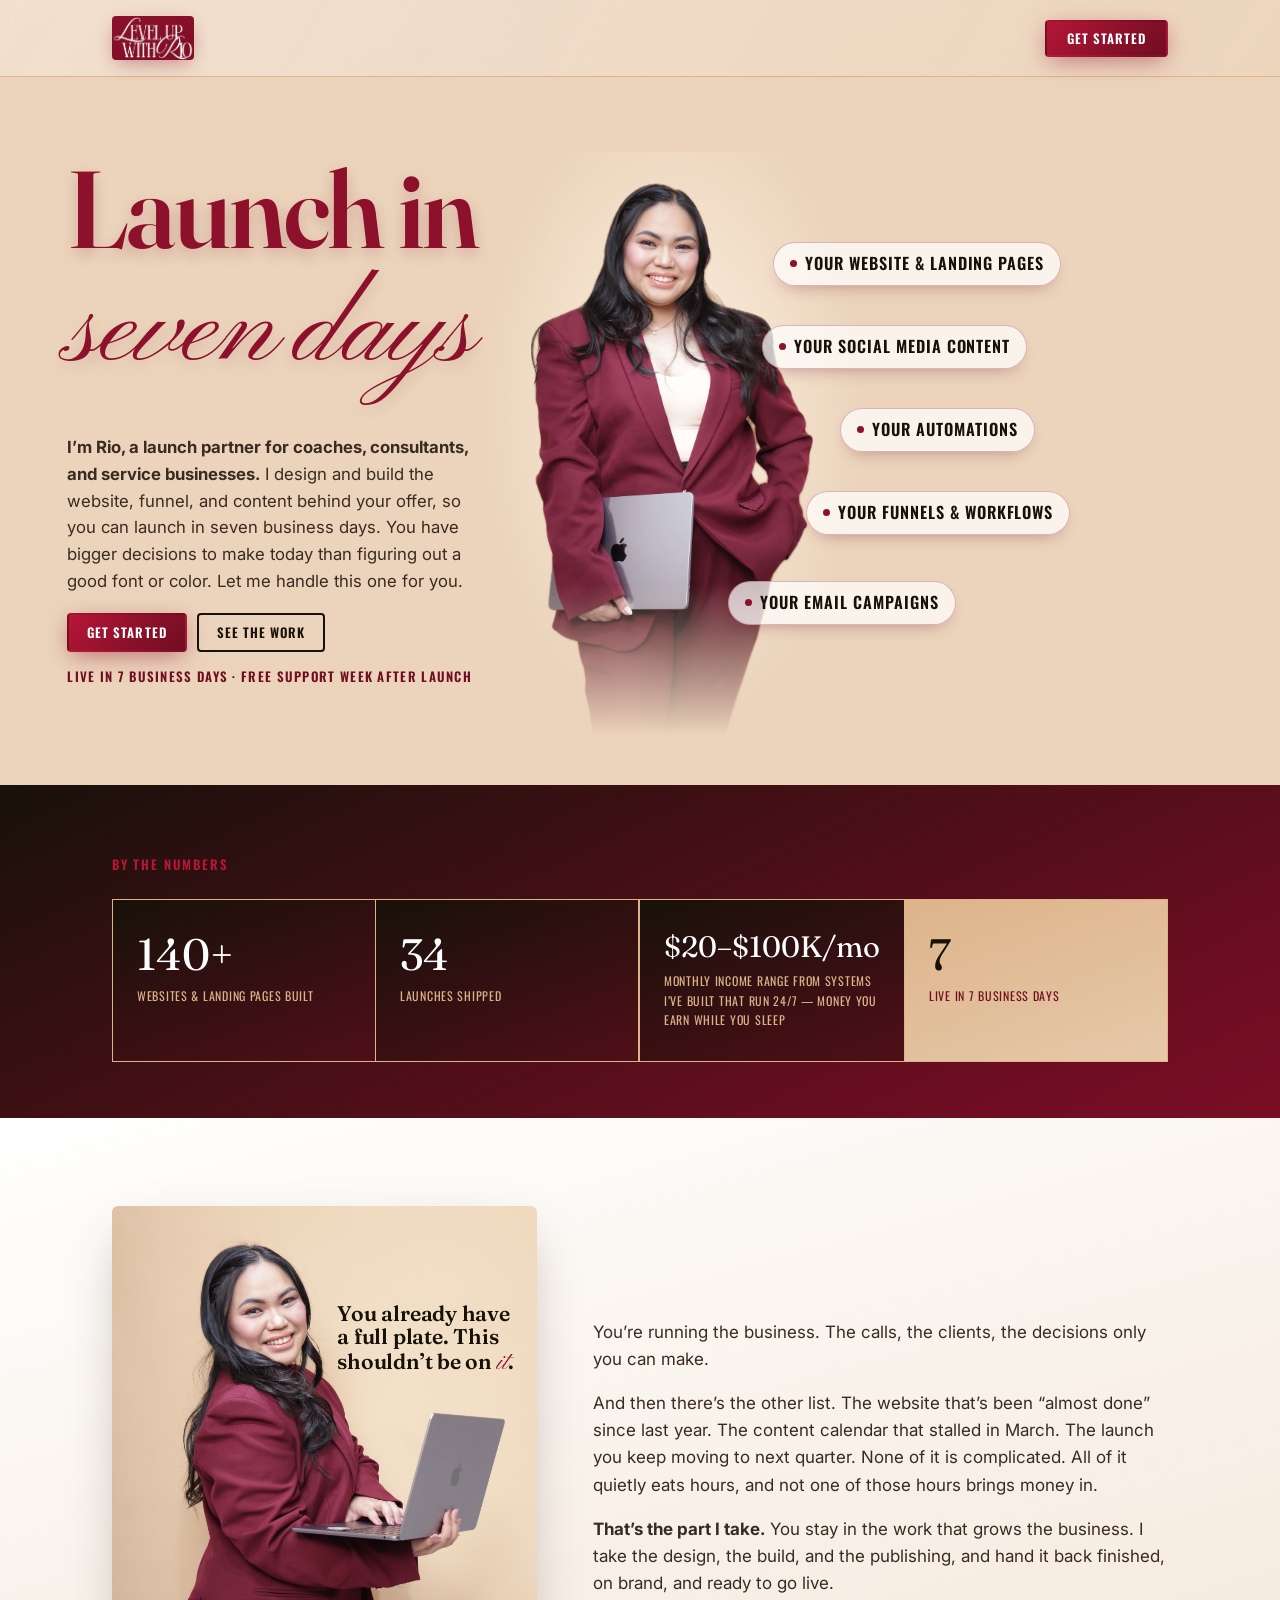
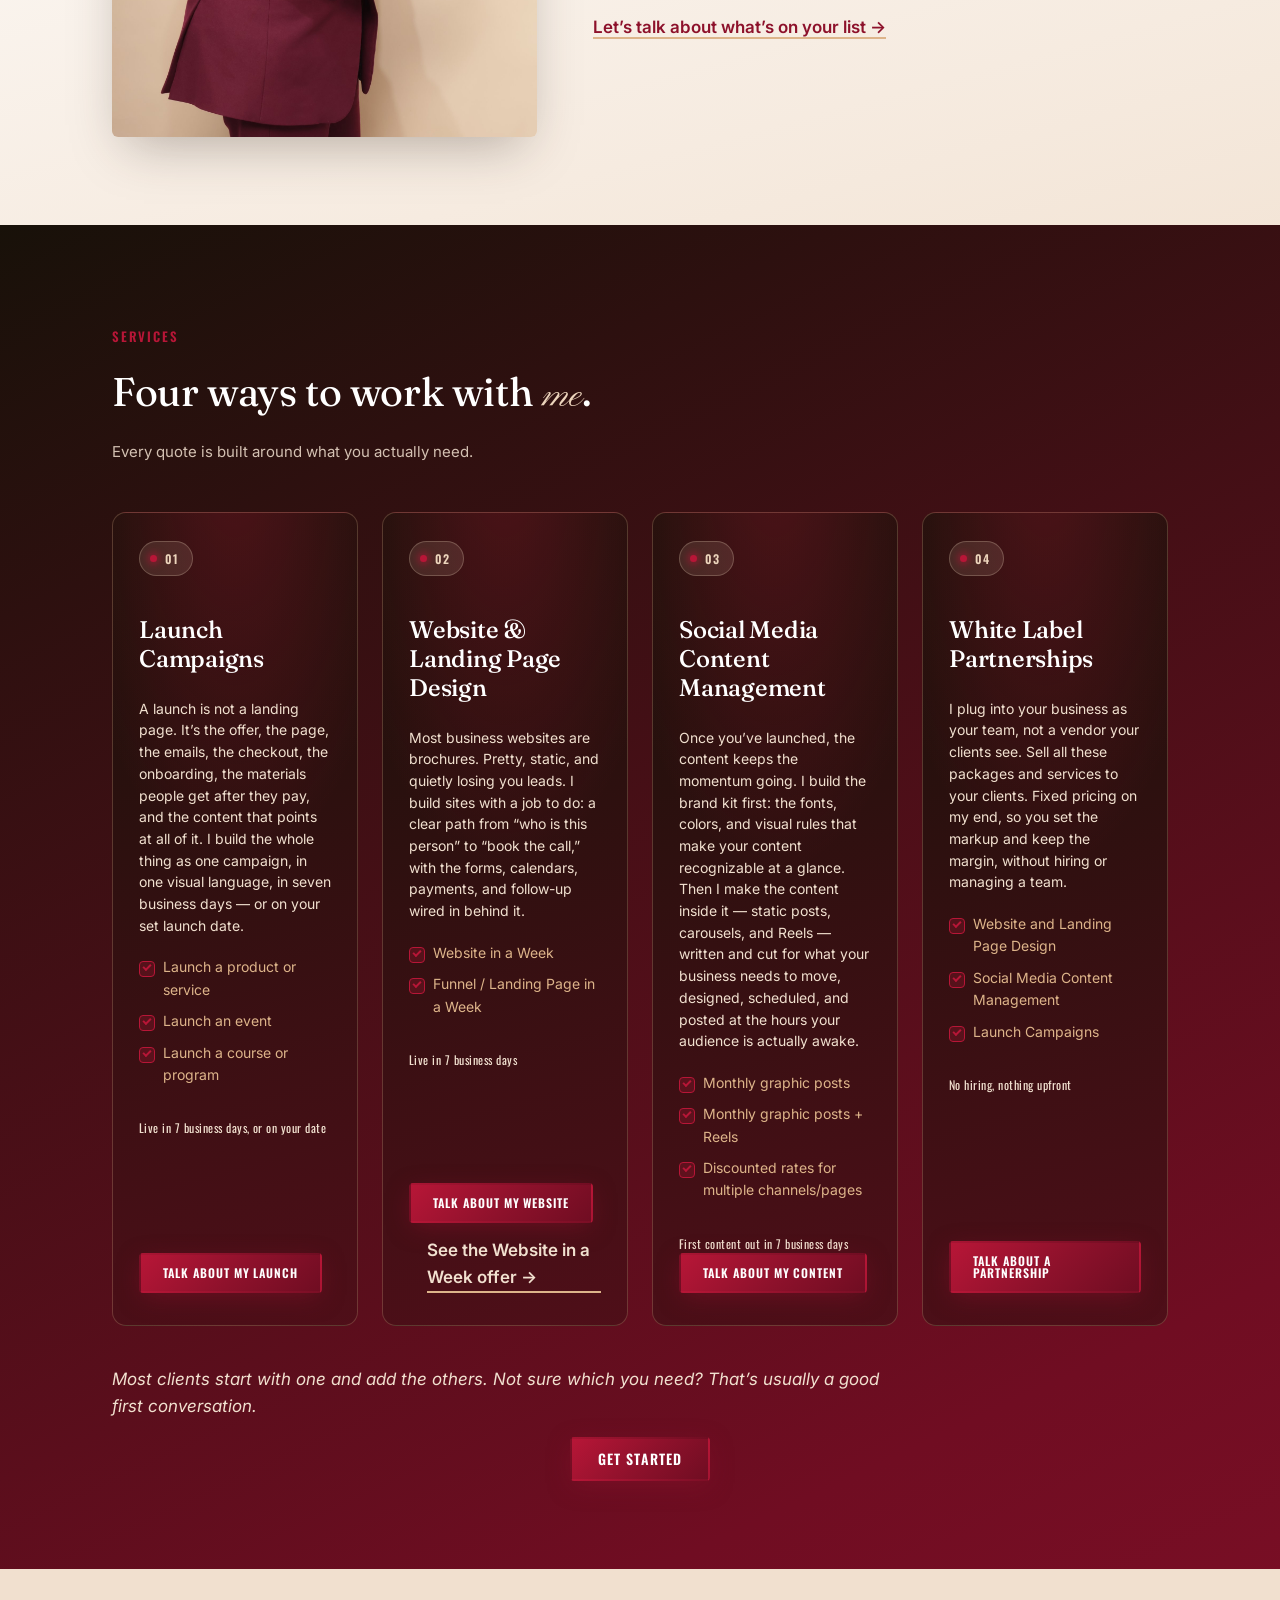
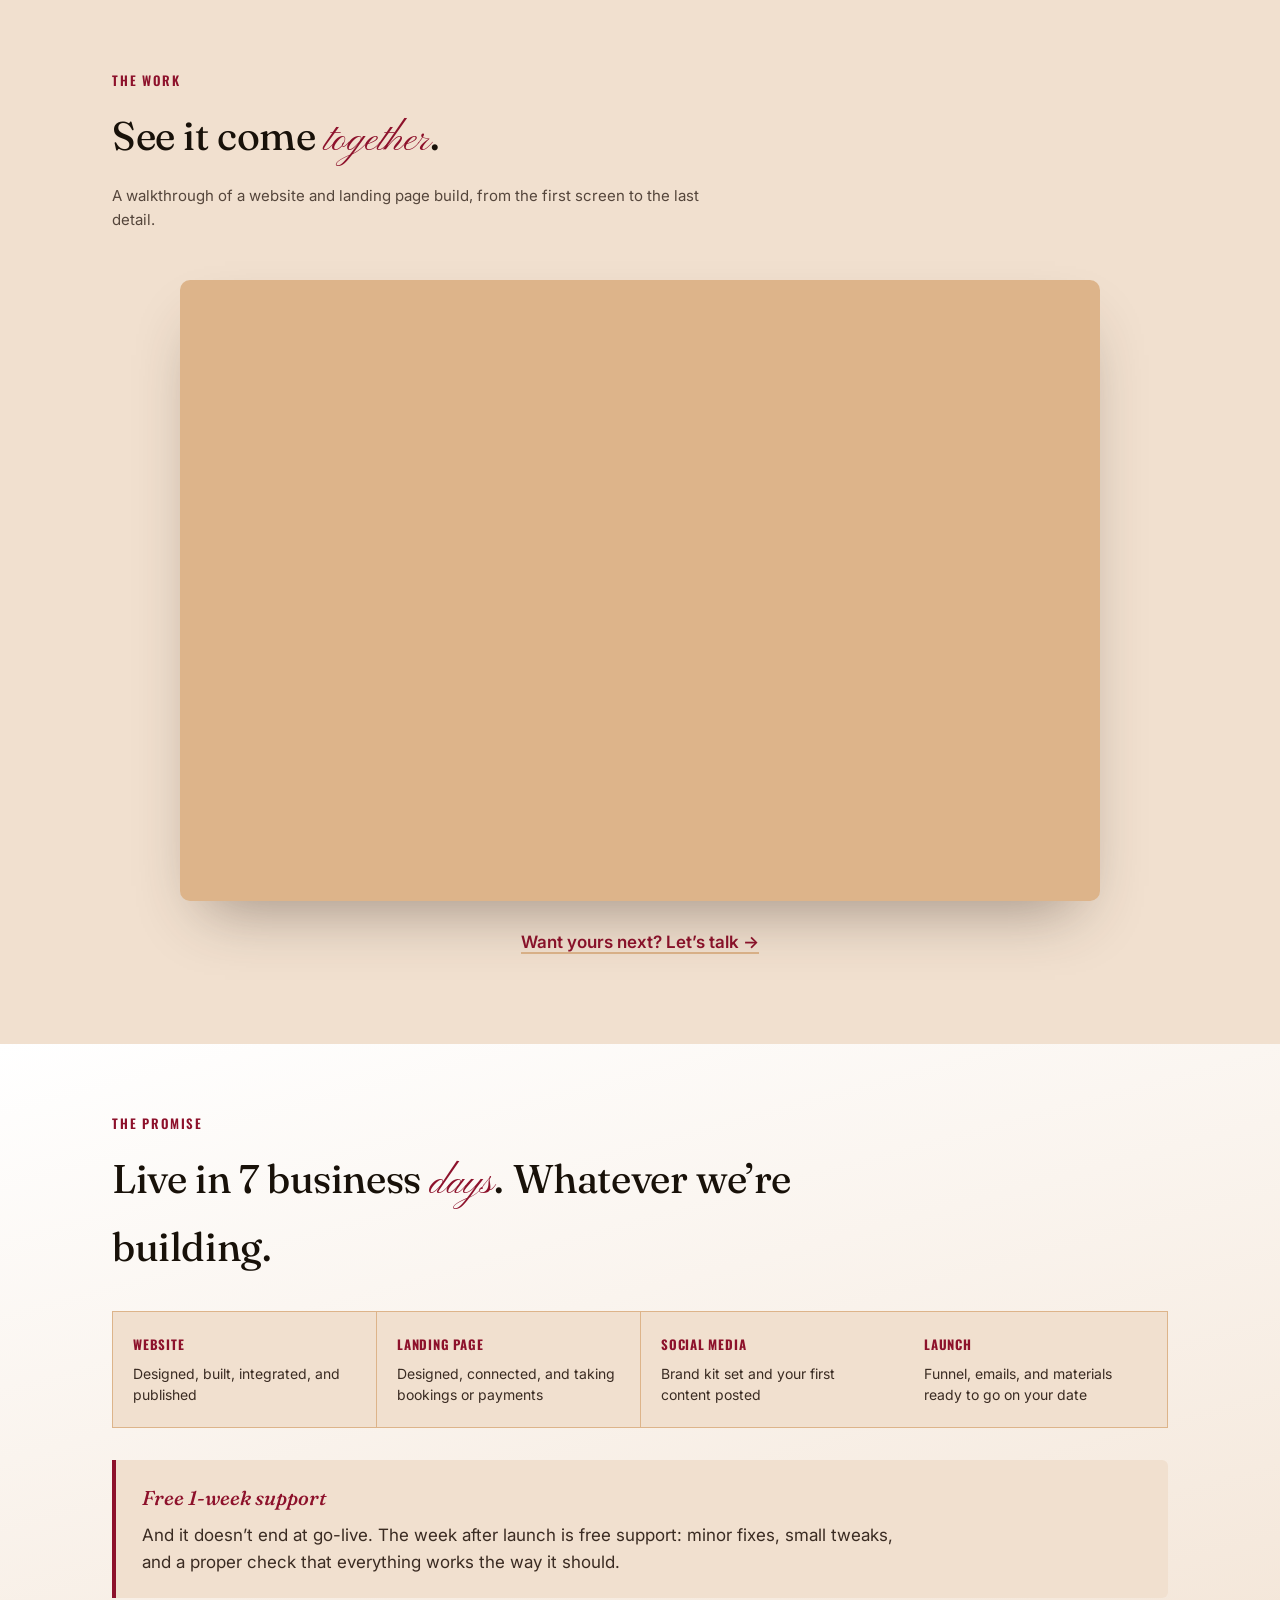
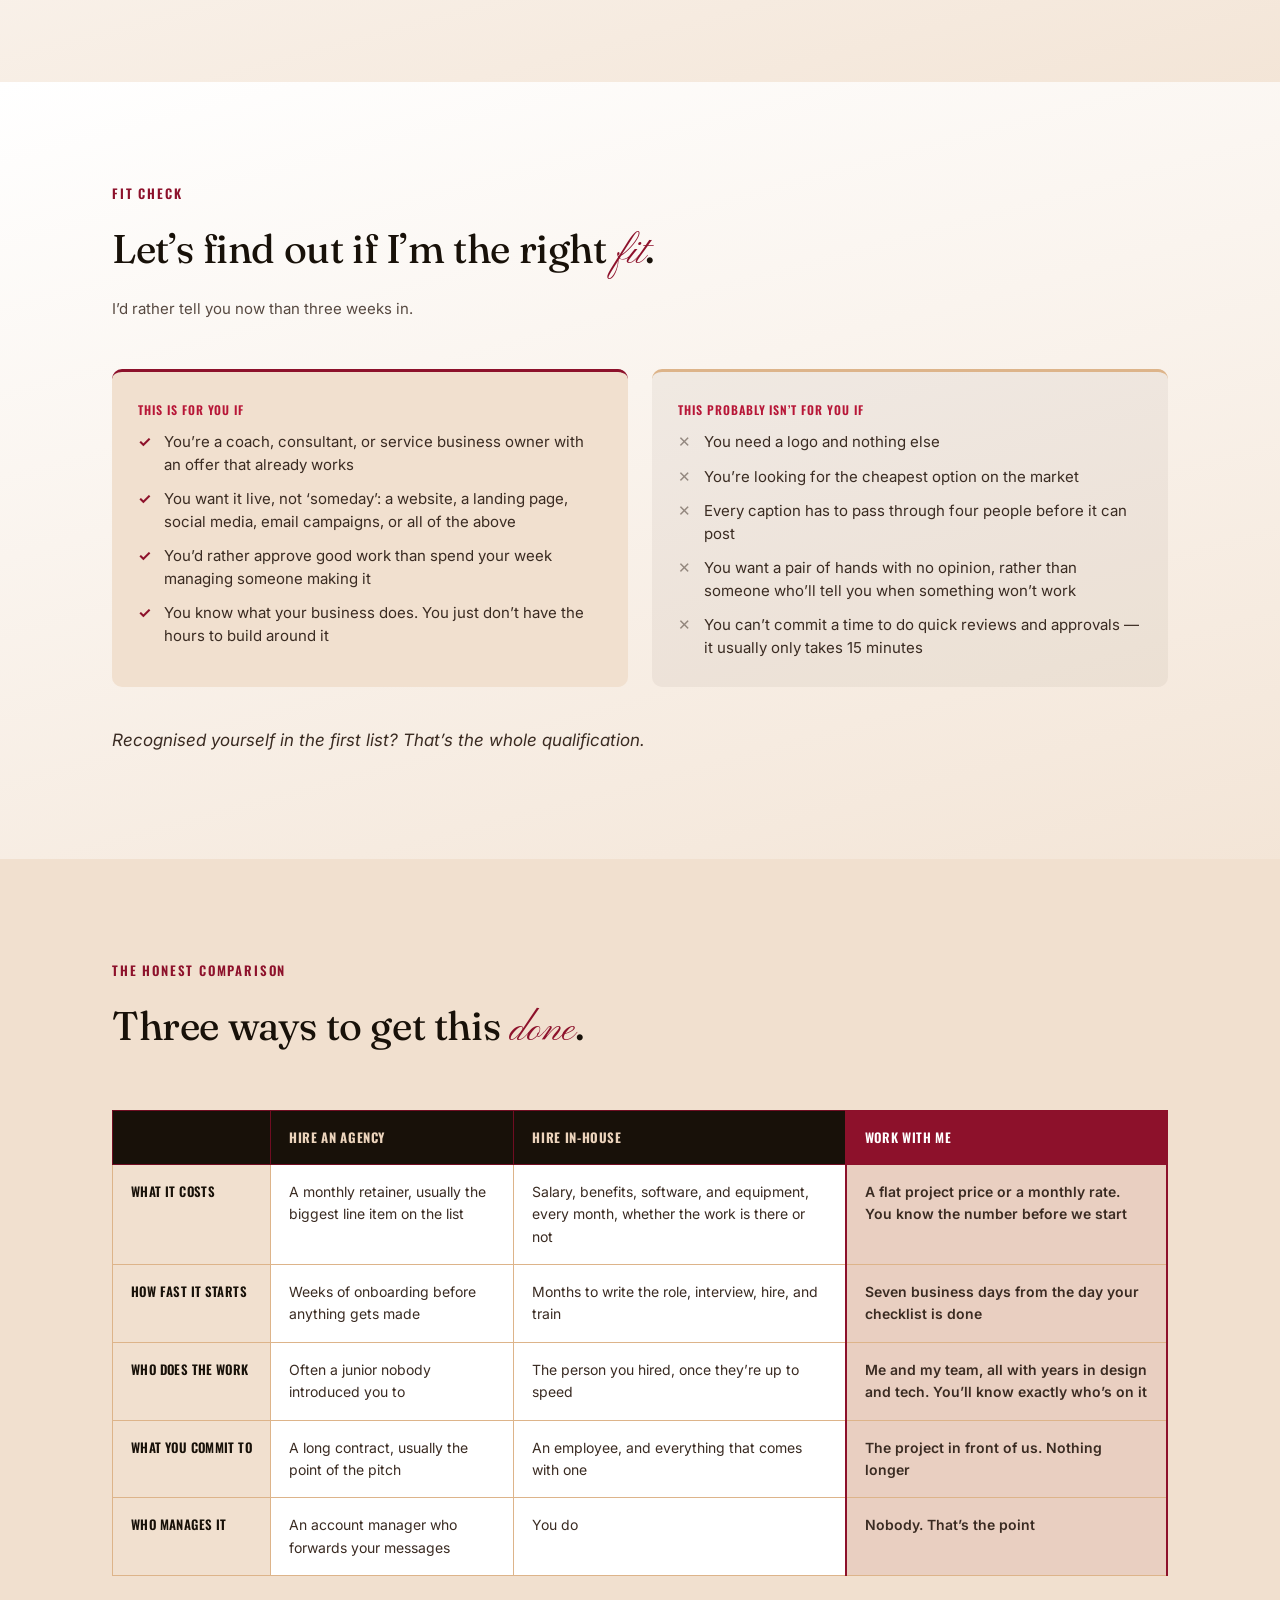
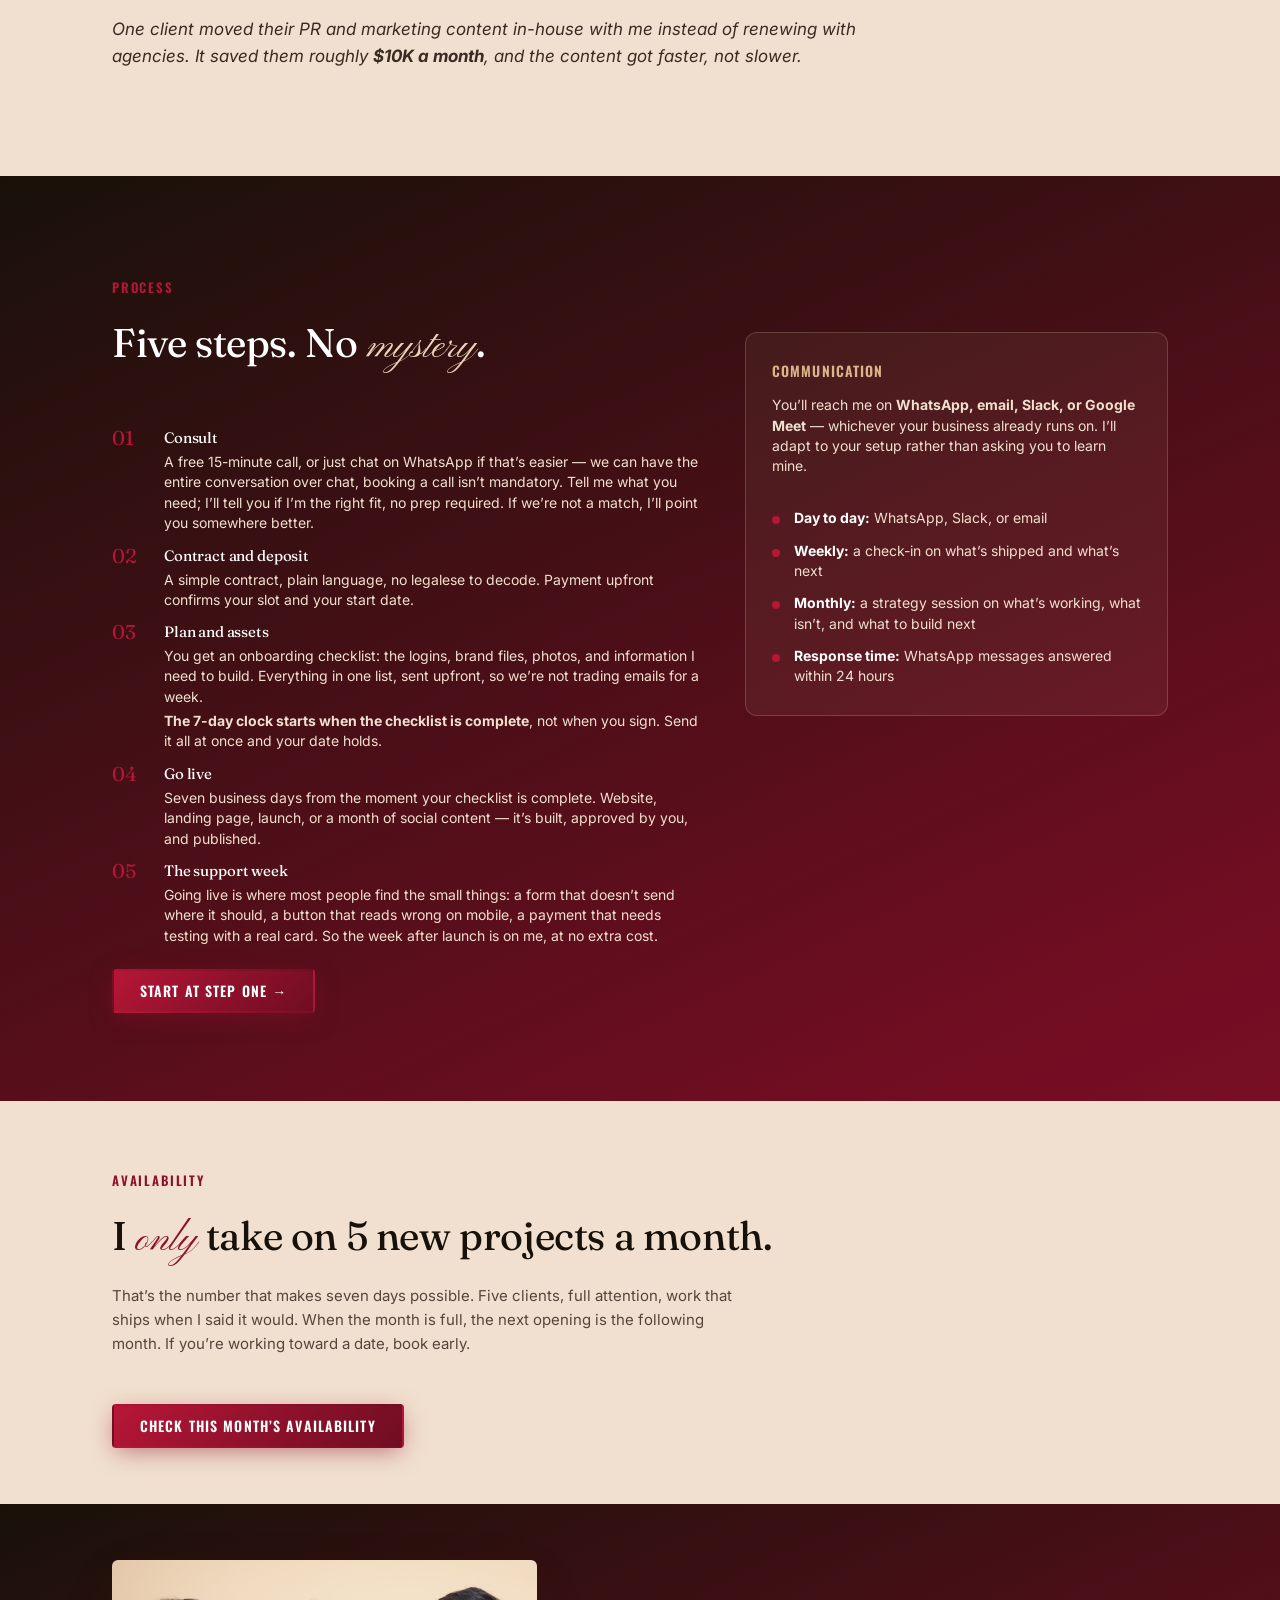
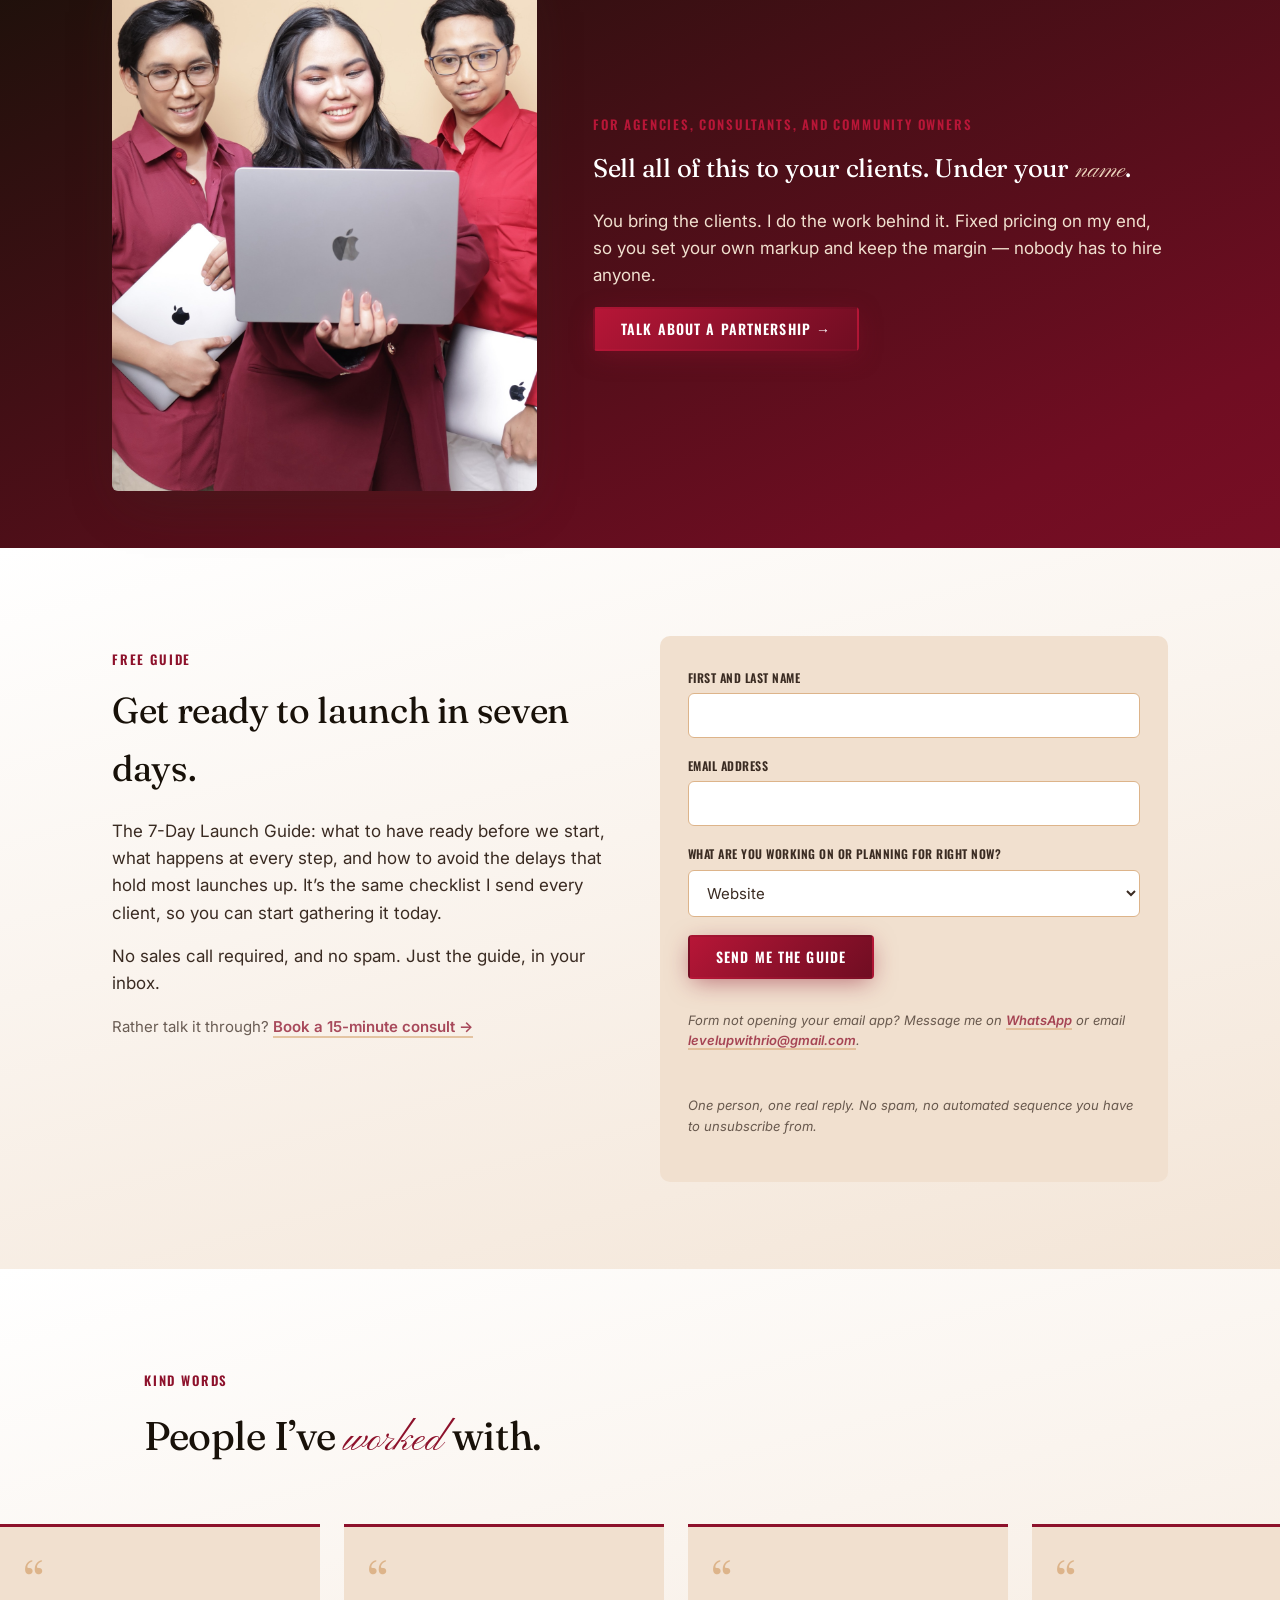
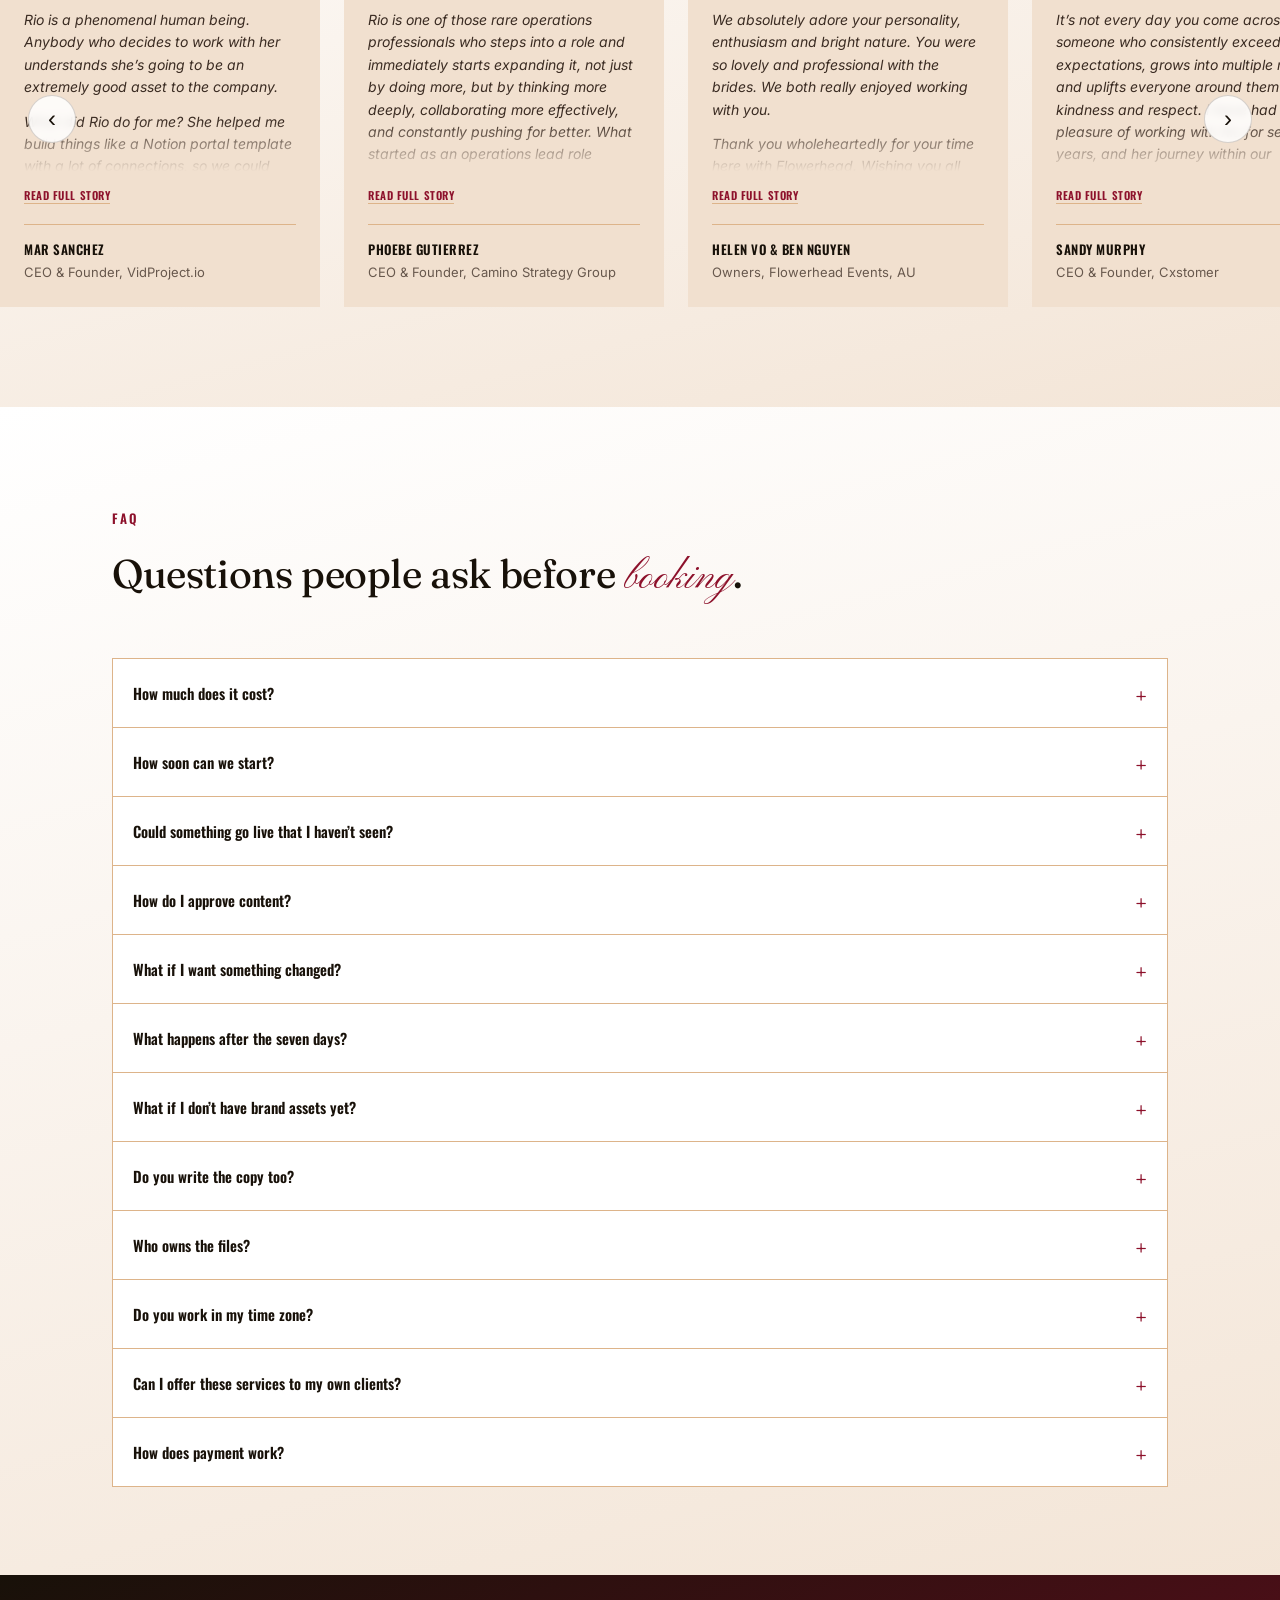
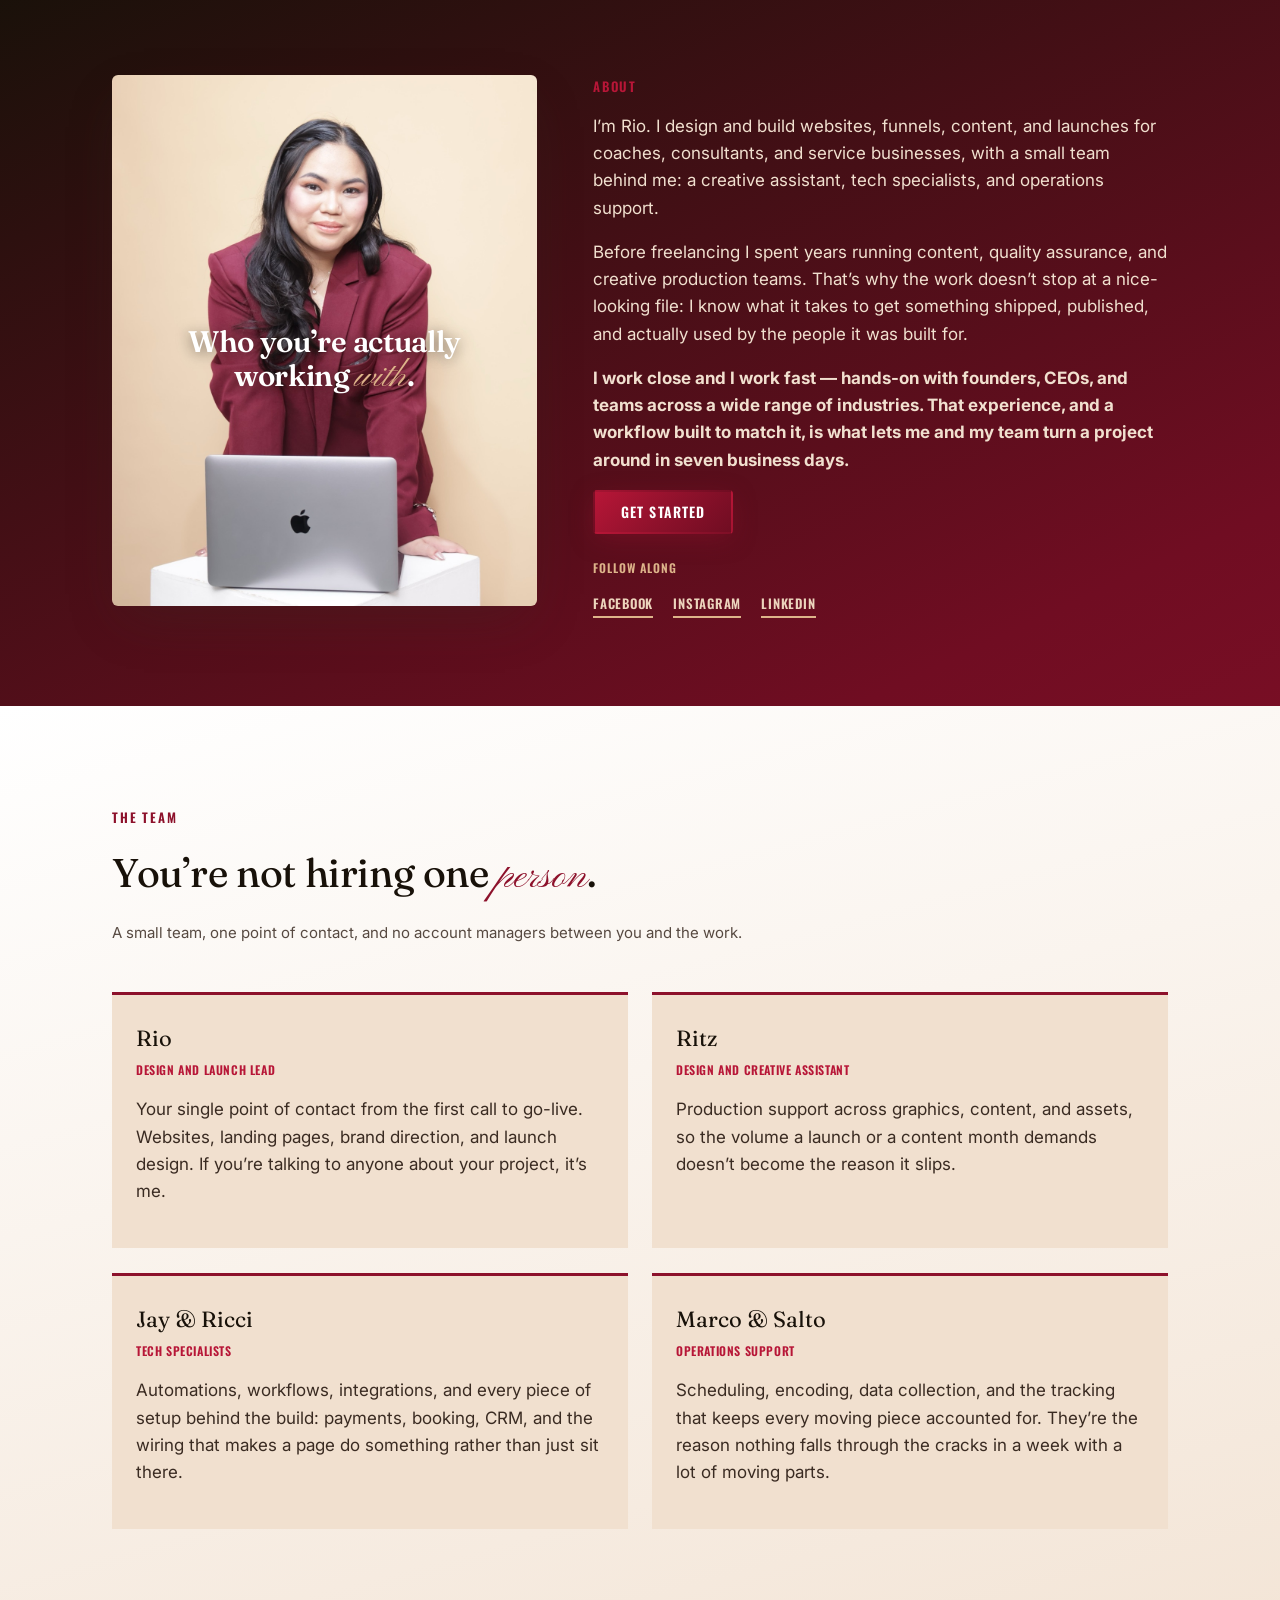
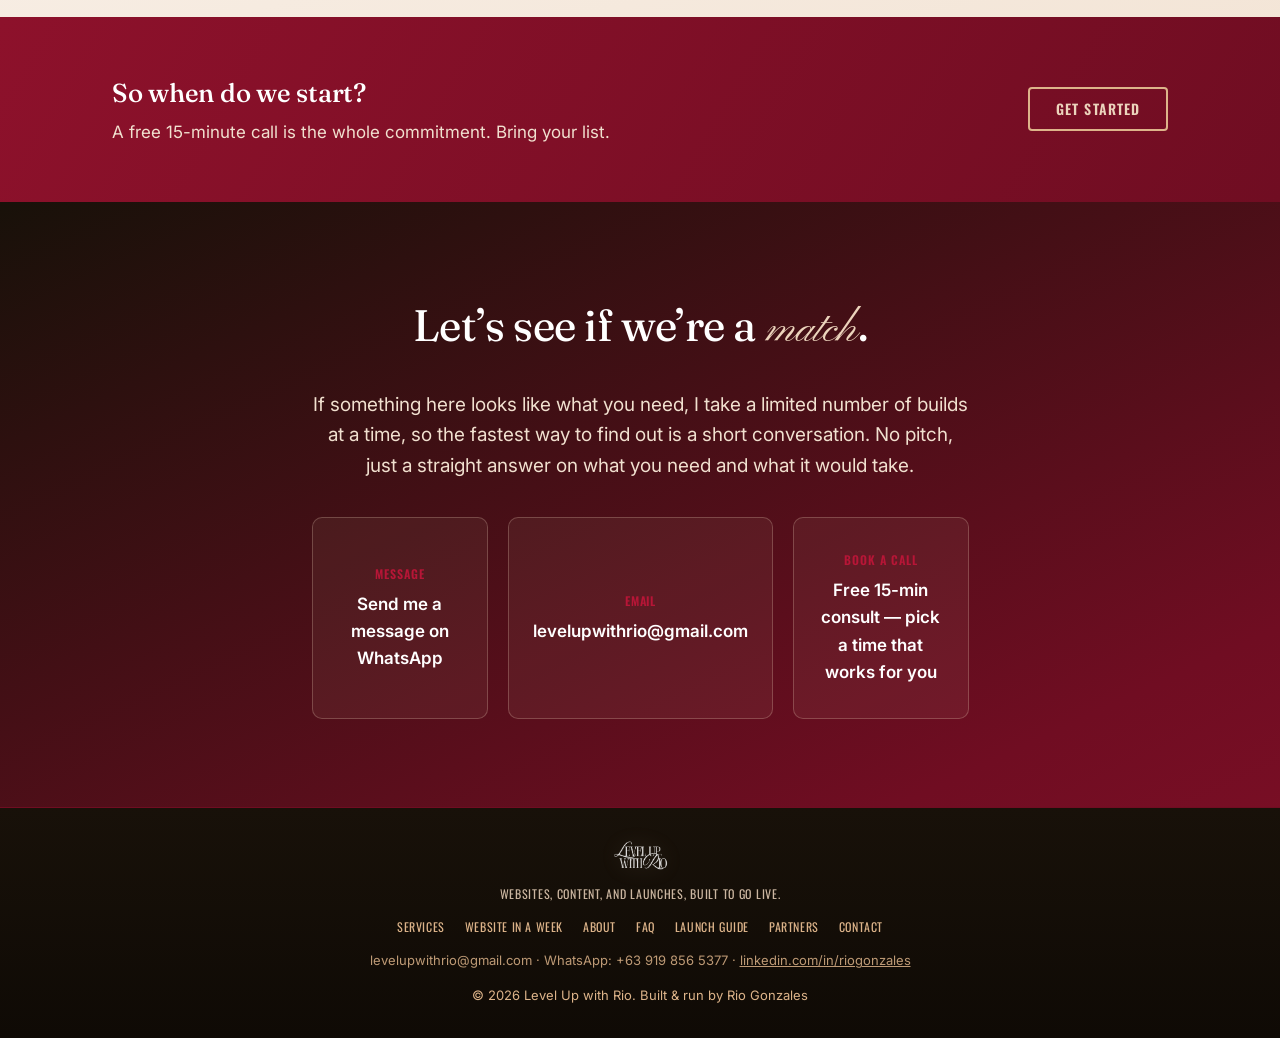
<file: index.html>
<!doctype html>
<html lang="en">
<head>
<meta charset="UTF-8">
<meta name="viewport" content="width=device-width, initial-scale=1.0">
<meta name="ahrefs-site-verification" content="9805195d41ec721fc3036247f90e1dec44cff1a0590593c168c27acf7bde44f2">
<title>Level Up with Rio &mdash; Launch Partner for Coaches &amp; Service Businesses</title>
<meta name="description" content="Launch partner for coaches, consultants, and service businesses. Website, funnel, and content, live in 7 business days. Book a free 15-minute consult.">
<link rel="canonical" href="https://levelupwithrio.com/">
<meta property="og:title" content="Level Up with Rio &mdash; Launch Partner for Coaches &amp; Service Businesses">
<meta property="og:description" content="Launch partner for coaches, consultants, and service businesses. Website, funnel, and content, live in 7 business days. Book a free 15-minute consult.">
<meta property="og:url" content="https://levelupwithrio.com/">
<meta property="og:type" content="website">
<meta property="og:image" content="https://levelupwithrio.com/assets/img/og-share.jpg">
<meta name="twitter:card" content="summary_large_image">
<meta name="twitter:title" content="Level Up with Rio &mdash; Launch Partner for Coaches &amp; Service Businesses">
<meta name="twitter:description" content="Launch partner for coaches, consultants, and service businesses. Website, funnel, and content, live in 7 business days. Book a free 15-minute consult.">
<meta name="twitter:image" content="https://levelupwithrio.com/assets/img/og-share.jpg">
<link rel="preconnect" href="https://fonts.googleapis.com">
<link rel="preconnect" href="https://fonts.gstatic.com" crossorigin>
<link href="https://fonts.googleapis.com/css2?family=Fraunces:ital,opsz,wght@0,9..144,300..600;1,9..144,300..600&family=Pinyon+Script&family=Oswald:wght@500;600;700&family=Inter:wght@400;500;600;700&display=swap" rel="stylesheet">
<script>document.documentElement.classList.add("js");</script>
<link rel="stylesheet" href="styles.css">
<script src="https://analytics.ahrefs.com/analytics.js" data-key="ZhD1nDN/fZB5XUwH6r/0uQ" async></script>
<script type="application/ld+json">
{
  "@context": "https://schema.org",
  "@type": "Person",
  "name": "Rio Gonzales",
  "alternateName": "Level Up with Rio",
  "jobTitle": "Launch Partner for coaches, consultants, and service businesses",
  "url": "https://levelupwithrio.com/",
  "image": "https://levelupwithrio.com/assets/img/rio/hero.jpg",
  "email": "levelupwithrio@gmail.com",
  "description": "I design and build the website, funnel, and content behind your offer, so coaches, consultants, and service businesses can launch in seven business days.",
  "knowsAbout": ["Website design", "Landing page design", "Sales funnels", "Social media management", "Branding", "Launch campaigns"]
}
</script>
</head>
<body>

<header class="site-header">
  <div class="wrap">
    <a class="brand-mark" href="#top"><img src="assets/img/logo-burgundy.png" alt="Level Up with Rio" class="logo-img"></a>
    <nav>
      <a href="#contact" class="header-cta btn btn-primary" style="padding:10px 20px;">Get Started</a>
    </nav>
  </div>
</header>

<main id="top">

  <!-- ============ HERO ============ -->
  <section class="hero">
    <div class="wrap">
      <div class="hero-composition">
        <div class="hero-stage">
          <h1 class="hero-title" aria-label="Launch in seven days">
            <span class="hero-title-main">Launch in</span>
            <span class="hero-title-script script"><span class="hero-seven">seven</span><span class="hero-days">days</span></span>
          </h1>
          <img class="hero-cutout" src="assets/img/rio/hero-cutout.webp" alt="Rio Gonzales holding her laptop">
        </div>
        <ul class="hero-chips">
          <li class="hero-chip hero-chip-website">Your Website &amp; Landing Pages</li>
          <li class="hero-chip hero-chip-social">Your Social Media Content</li>
          <li class="hero-chip hero-chip-auto">Your Automations</li>
          <li class="hero-chip hero-chip-funnels">Your Funnels &amp; Workflows</li>
          <li class="hero-chip hero-chip-email">Your Email Campaigns</li>
        </ul>
        <div class="hero-copy">
          <p class="lede hero-lede"><strong>I&rsquo;m Rio, a launch partner for coaches, consultants, and service businesses.</strong> I design and build the website, funnel, and content behind your offer, so you can launch in seven business days. You have bigger decisions to make today than figuring out a good font or color. Let me handle this one for you.</p>
          <div class="hero-ctas">
            <a href="#contact" class="btn btn-primary">Get Started</a>
            <a href="#work" class="btn btn-ghost">See the work</a>
          </div>
          <p class="hero-fineprint">Live in 7 business days &middot; free support week after launch</p>
        </div>
      </div>
    </div>
  </section>

  <!-- ============ THE NUMBERS ============ -->
  <section class="section-espresso tight">
    <div class="wrap">
      <p class="eyebrow" style="color: var(--ruby);">By the numbers</p>
      <div class="stat-grid" style="margin-top:24px;">
        <div class="stat-cell">
          <div class="stat-num" data-count-to="140" data-suffix="+">0</div>
          <div class="stat-label">Websites &amp; landing pages built</div>
        </div>
        <div class="stat-cell">
          <div class="stat-num" data-count-to="34" data-suffix="">0</div>
          <div class="stat-label">Launches shipped</div>
        </div>
        <div class="stat-cell">
          <div class="stat-num stat-num-range">$20&ndash;$100K/mo</div>
          <div class="stat-label">Monthly income range from systems I&rsquo;ve built that run 24/7 &mdash; money you earn while you sleep</div>
        </div>
        <div class="stat-cell stat-cell-accent">
          <div class="stat-num" data-count-to="7" data-suffix="">0</div>
          <div class="stat-label">Live in 7 business days</div>
        </div>
      </div>
    </div>
  </section>

  <!-- ============ THE PROBLEM ============ -->
  <section id="about" class="section-white">
    <div class="wrap intro-grid intro-grid-photo">
      <div class="intro-photo intro-photo-quote">
        <img src="assets/img/rio/about.jpg" alt="Rio Gonzales working on her laptop">
        <h2 class="photo-quote">You already have a full plate. This shouldn&rsquo;t be on <span class="script">it</span>.</h2>
      </div>
      <div class="intro">
        <p>You&rsquo;re running the business. The calls, the clients, the decisions only you can make.</p>
        <p>And then there&rsquo;s the other list. The website that&rsquo;s been &ldquo;almost done&rdquo; since last year. The content calendar that stalled in March. The launch you keep moving to next quarter. None of it is complicated. All of it quietly eats hours, and not one of those hours brings money in.</p>
        <p><strong>That&rsquo;s the part I take.</strong> You stay in the work that grows the business. I take the design, the build, and the publishing, and hand it back finished, on brand, and ready to go live.</p>
        <a href="#contact" class="text-link">Let&rsquo;s talk about what&rsquo;s on your list &rarr;</a>
      </div>
    </div>
  </section>

  <!-- ============ FOUR WAYS TO WORK WITH ME ============ -->
  <section id="services" class="section-espresso services-section">
    <div class="wrap">
      <div class="section-head">
        <p class="eyebrow" style="color: var(--ruby);">Services</p>
        <h2>Four ways to work with <span class="script script-light">me</span>.</h2>
        <p class="section-subtext">Every quote is built around what you actually need.</p>
      </div>

      <div class="service-list">
        <div class="service-card">
          <span class="service-pill"><i></i>01</span>
          <div class="service-card-body">
            <h3>Launch Campaigns</h3>
            <p class="service-desc">A launch is not a landing page. It&rsquo;s the offer, the page, the emails, the checkout, the onboarding, the materials people get after they pay, and the content that points at all of it. I build the whole thing as one campaign, in one visual language, in seven business days &mdash; or on your set launch date.</p>
            <ul class="service-check">
              <li>Launch a product or service</li>
              <li>Launch an event</li>
              <li>Launch a course or program</li>
            </ul>
            <p class="service-price">Live in 7 business days, or on your date</p>
            <a href="#contact" class="btn btn-primary service-cta">Talk about my launch</a>
          </div>
        </div>

        <div class="service-card">
          <span class="service-pill"><i></i>02</span>
          <div class="service-card-body">
            <h3>Website &amp; Landing Page Design</h3>
            <p class="service-desc">Most business websites are brochures. Pretty, static, and quietly losing you leads. I build sites with a job to do: a clear path from &ldquo;who is this person&rdquo; to &ldquo;book the call,&rdquo; with the forms, calendars, payments, and follow-up wired in behind it.</p>
            <ul class="service-check">
              <li>Website in a Week</li>
              <li>Funnel / Landing Page in a Week</li>
            </ul>
            <p class="service-price">Live in 7 business days</p>
            <a href="#contact" class="btn btn-primary service-cta">Talk about my website</a>
            <a href="/website/" class="text-link service-link">See the Website in a Week offer &rarr;</a>
          </div>
        </div>

        <div class="service-card">
          <span class="service-pill"><i></i>03</span>
          <div class="service-card-body">
            <h3>Social Media Content Management</h3>
            <p class="service-desc">Once you&rsquo;ve launched, the content keeps the momentum going. I build the brand kit first: the fonts, colors, and visual rules that make your content recognizable at a glance. Then I make the content inside it &mdash; static posts, carousels, and Reels &mdash; written and cut for what your business needs to move, designed, scheduled, and posted at the hours your audience is actually awake.</p>
            <ul class="service-check">
              <li>Monthly graphic posts</li>
              <li>Monthly graphic posts + Reels</li>
              <li>Discounted rates for multiple channels/pages</li>
            </ul>
            <p class="service-price">First content out in 7 business days</p>
            <a href="#contact" class="btn btn-primary service-cta">Talk about my content</a>
          </div>
        </div>

        <div class="service-card">
          <span class="service-pill"><i></i>04</span>
          <div class="service-card-body">
            <h3>White Label Partnerships</h3>
            <p class="service-desc">I plug into your business as your team, not a vendor your clients see. Sell all these packages and services to your clients. Fixed pricing on my end, so you set the markup and keep the margin, without hiring or managing a team.</p>
            <ul class="service-check">
              <li>Website and Landing Page Design</li>
              <li>Social Media Content Management</li>
              <li>Launch Campaigns</li>
            </ul>
            <p class="service-price">No hiring, nothing upfront</p>
            <a href="#partners" class="btn btn-primary service-cta">Talk about a partnership</a>
          </div>
        </div>
      </div>

      <p class="section-closer" style="color: var(--ivory);">Most clients start with one and add the others. Not sure which you need? That&rsquo;s usually a good first conversation.</p>
      <div class="center" style="margin-top:8px;"><a href="#contact" class="btn btn-primary">Get Started</a></div>
    </div>
  </section>

  <!-- ============ SEE THE WORK ============ -->
  <section id="work" class="section-ivory work-section">
    <div class="wrap">
      <div class="section-head">
        <p class="eyebrow">The work</p>
        <h2 style="color:var(--espresso);">See it come <span class="script">together</span>.</h2>
        <p class="section-subtext" style="color:var(--ink); opacity:0.85;">A walkthrough of a website and landing page build, from the first screen to the last detail.</p>
      </div>
      <div class="work-frame">
        <video src="assets/video/website-landing.mp4" muted loop playsinline preload="none" aria-label="Walkthrough of a website and landing page design by Rio Gonzales"></video>
      </div>
      <p class="work-cta"><a href="#contact" class="text-link">Want yours next? Let&rsquo;s talk &rarr;</a></p>
    </div>
  </section>

  <!-- ============ LIVE IN 7 BUSINESS DAYS ============ -->
  <section class="section-white live-band tight">
    <div class="wrap">
      <div class="section-head" style="margin-bottom:32px;">
        <p class="eyebrow">The promise</p>
        <h2 style="color:var(--espresso);">Live in 7 business <span class="script">days</span>. Whatever we&rsquo;re building.</h2>
      </div>

      <div class="live-table">
        <div class="live-row">
          <div class="live-what">Website</div>
          <div class="live-desc">Designed, built, integrated, and published</div>
        </div>
        <div class="live-row">
          <div class="live-what">Landing page</div>
          <div class="live-desc">Designed, connected, and taking bookings or payments</div>
        </div>
        <div class="live-row">
          <div class="live-what">Social media</div>
          <div class="live-desc">Brand kit set and your first content posted</div>
        </div>
        <div class="live-row">
          <div class="live-what">Launch</div>
          <div class="live-desc">Funnel, emails, and materials ready to go on your date</div>
        </div>
      </div>

      <div class="support-callout">
        <p class="support-callout-label">Free 1-week support</p>
        <p>And it doesn&rsquo;t end at go-live. The week after launch is free support: minor fixes, small tweaks, and a proper check that everything works the way it should.</p>
      </div>
    </div>
  </section>

    <!-- ============ WHO THIS IS FOR ============ -->
  <section class="section-white">
    <div class="wrap">
      <div class="section-head">
        <p class="eyebrow">Fit check</p>
        <h2 style="color:var(--espresso);">Let&rsquo;s find out if I&rsquo;m the right <span class="script">fit</span>.</h2>
        <p class="section-subtext" style="color:var(--ink); opacity:0.85;">I&rsquo;d rather tell you now than three weeks in.</p>
      </div>

      <div class="fit-columns">
        <div class="fit-col fit-yes">
          <p class="detail-label">This is for you if</p>
          <ul class="fit-list fit-list-yes">
            <li>You&rsquo;re a coach, consultant, or service business owner with an offer that already works</li>
            <li>You want it live, not &lsquo;someday&rsquo;: a website, a landing page, social media, email campaigns, or all of the above</li>
            <li>You&rsquo;d rather approve good work than spend your week managing someone making it</li>
            <li>You know what your business does. You just don&rsquo;t have the hours to build around it</li>
          </ul>
        </div>
        <div class="fit-col fit-no">
          <p class="detail-label">This probably isn&rsquo;t for you if</p>
          <ul class="fit-list fit-list-no">
            <li>You need a logo and nothing else</li>
            <li>You&rsquo;re looking for the cheapest option on the market</li>
            <li>Every caption has to pass through four people before it can post</li>
            <li>You want a pair of hands with no opinion, rather than someone who&rsquo;ll tell you when something won&rsquo;t work</li>
            <li>You can&rsquo;t commit a time to do quick reviews and approvals &mdash; it usually only takes 15 minutes</li>
          </ul>
        </div>
      </div>

      <p class="section-closer">Recognised yourself in the first list? That&rsquo;s the whole qualification.</p>
    </div>
  </section>

  <!-- ============ COMPARISON ============ -->
  <section class="section-ivory">
    <div class="wrap">
      <div class="section-head">
        <p class="eyebrow">The honest comparison</p>
        <h2 style="color:var(--espresso);">Three ways to get this <span class="script">done</span>.</h2>
      </div>

      <div class="compare-scroll">
        <table class="compare-table">
          <thead>
            <tr>
              <th></th>
              <th>Hire an agency</th>
              <th>Hire in-house</th>
              <th class="compare-highlight">Work with me</th>
            </tr>
          </thead>
          <tbody>
            <tr>
              <th>What it costs</th>
              <td>A monthly retainer, usually the biggest line item on the list</td>
              <td>Salary, benefits, software, and equipment, every month, whether the work is there or not</td>
              <td class="compare-highlight">A flat project price or a monthly rate. You know the number before we start</td>
            </tr>
            <tr>
              <th>How fast it starts</th>
              <td>Weeks of onboarding before anything gets made</td>
              <td>Months to write the role, interview, hire, and train</td>
              <td class="compare-highlight">Seven business days from the day your checklist is done</td>
            </tr>
            <tr>
              <th>Who does the work</th>
              <td>Often a junior nobody introduced you to</td>
              <td>The person you hired, once they&rsquo;re up to speed</td>
              <td class="compare-highlight">Me and my team, all with years in design and tech. You&rsquo;ll know exactly who&rsquo;s on it</td>
            </tr>
            <tr>
              <th>What you commit to</th>
              <td>A long contract, usually the point of the pitch</td>
              <td>An employee, and everything that comes with one</td>
              <td class="compare-highlight">The project in front of us. Nothing longer</td>
            </tr>
            <tr>
              <th>Who manages it</th>
              <td>An account manager who forwards your messages</td>
              <td>You do</td>
              <td class="compare-highlight">Nobody. That&rsquo;s the point</td>
            </tr>
          </tbody>
        </table>
      </div>

      <p class="section-closer">One client moved their PR and marketing content in-house with me instead of renewing with agencies. It saved them roughly <strong>$10K a month</strong>, and the content got faster, not slower.</p>
    </div>
  </section>

  <!-- ============ HOW IT WORKS + WORKING TOGETHER ============ -->
  <section class="section-espresso">
    <div class="wrap">
      <div class="process-layout">
        <div class="process-main">
          <div class="section-head">
            <p class="eyebrow" style="color: var(--ruby);">Process</p>
            <h2>Five steps. No <span class="script script-light">mystery</span>.</h2>
          </div>

          <ol class="steps-list steps-list-tight">
            <li>
              <span class="step-num">01</span>
              <div>
                <h3 class="step-title">Consult</h3>
                <p>A free 15-minute call, or just chat on WhatsApp if that&rsquo;s easier &mdash; we can have the entire conversation over chat, booking a call isn&rsquo;t mandatory. Tell me what you need; I&rsquo;ll tell you if I&rsquo;m the right fit, no prep required. If we&rsquo;re not a match, I&rsquo;ll point you somewhere better.</p>
              </div>
            </li>
            <li>
              <span class="step-num">02</span>
              <div>
                <h3 class="step-title">Contract and deposit</h3>
                <p>A simple contract, plain language, no legalese to decode. Payment upfront confirms your slot and your start date.</p>
              </div>
            </li>
            <li>
              <span class="step-num">03</span>
              <div>
                <h3 class="step-title">Plan and assets</h3>
                <p>You get an onboarding checklist: the logins, brand files, photos, and information I need to build. Everything in one list, sent upfront, so we&rsquo;re not trading emails for a week.</p>
                <p><strong>The 7-day clock starts when the checklist is complete</strong>, not when you sign. Send it all at once and your date holds.</p>
              </div>
            </li>
            <li>
              <span class="step-num">04</span>
              <div>
                <h3 class="step-title">Go live</h3>
                <p>Seven business days from the moment your checklist is complete. Website, landing page, launch, or a month of social content &mdash; it&rsquo;s built, approved by you, and published.</p>
              </div>
            </li>
            <li>
              <span class="step-num">05</span>
              <div>
                <h3 class="step-title">The support week</h3>
                <p>Going live is where most people find the small things: a form that doesn&rsquo;t send where it should, a button that reads wrong on mobile, a payment that needs testing with a real card. So the week after launch is on me, at no extra cost.</p>
              </div>
            </li>
          </ol>
          <a href="#contact" class="btn btn-primary" style="margin-top:24px;">Start at step one &rarr;</a>
        </div>

        <div class="process-sidebar-stack">
          <div class="process-sidebar">
            <p class="detail-label" style="color:var(--sand);">Communication</p>
            <p>You&rsquo;ll reach me on <strong>WhatsApp, email, Slack, or Google Meet</strong> &mdash; whichever your business already runs on. I&rsquo;ll adapt to your setup rather than asking you to learn mine.</p>
            <ul class="cred-bullets cred-bullets-light">
              <li><strong>Day to day:</strong> WhatsApp, Slack, or email</li>
              <li><strong>Weekly:</strong> a check-in on what&rsquo;s shipped and what&rsquo;s next</li>
              <li><strong>Monthly:</strong> a strategy session on what&rsquo;s working, what isn&rsquo;t, and what to build next</li>
              <li><strong>Response time:</strong> WhatsApp messages answered within 24 hours</li>
            </ul>
          </div>
        </div>
      </div>
    </div>
  </section>

  <!-- ============ AVAILABILITY ============ -->
  <section id="availability" class="section-ivory tight">
    <div class="wrap">
      <div class="section-head">
        <p class="eyebrow">Availability</p>
        <h2 style="color:var(--espresso);">I <span class="script">only</span> take on 5 new projects a month.</h2>
        <p class="section-subtext" style="color:var(--ink); opacity:0.85;">That&rsquo;s the number that makes seven days possible. Five clients, full attention, work that ships when I said it would. When the month is full, the next opening is the following month. If you&rsquo;re working toward a date, book early.</p>
      </div>
      <a href="#contact" class="btn btn-primary">Check this month&rsquo;s availability</a>
    </div>
  </section>

  <!-- ============ WHITE LABEL PARTNERSHIPS (SUMMARY) ============ -->
  <section id="partners" class="section-espresso tight">
    <div class="wrap intro-grid intro-grid-photo">
      <div class="intro-photo">
        <img src="assets/img/team/partners.jpg" alt="Rio Gonzales and her team, ready to build under your brand">
      </div>
      <div>
        <p class="eyebrow" style="color: var(--ruby);">For agencies, consultants, and community owners</p>
        <h2>Sell all of this to your clients. Under your <span class="script script-light">name</span>.</h2>
        <p>You bring the clients. I do the work behind it. Fixed pricing on my end, so you set your own markup and keep the margin &mdash; nobody has to hire anyone.</p>
        <a href="#contact" class="btn btn-primary">Talk about a partnership &rarr;</a>
      </div>
    </div>
  </section>

    <!-- ============ FREE WEBSITE AUDIT ============ -->
  <section id="guide" class="section-white">
    <div class="wrap intro-grid">
      <div>
        <p class="eyebrow">Free guide</p>
        <h2 style="color:var(--espresso); font-size:clamp(26px,3.6vw,36px); margin:10px 0 20px;">Get ready to launch in seven days.</h2>
        <p>The 7-Day Launch Guide: what to have ready before we start, what happens at every step, and how to avoid the delays that hold most launches up. It&rsquo;s the same checklist I send every client, so you can start gathering it today.</p>
        <p>No sales call required, and no spam. Just the guide, in your inbox.</p>
        <p style="opacity:0.75; font-size:15px;">Rather talk it through? <a href="#contact" class="text-link">Book a 15-minute consult &rarr;</a></p>
      </div>
      <div class="audit-form-wrap">
        <form class="audit-form" id="guide-form">
          <label>First and last name<input type="text" name="fullname" required></label>
          <label>Email address<input type="email" name="email" required></label>
          <label>What are you working on or planning for right now?
            <select name="focus">
              <option>Website</option>
              <option>Social content</option>
              <option>A launch</option>
              <option>Not sure yet</option>
            </select>
          </label>
          <button type="submit" class="btn btn-primary">Send me the guide</button>
          <p class="fine-print">Form not opening your email app? Message me on <a href="https://wa.me/639198565377" class="text-link">WhatsApp</a> or email <a href="mailto:levelupwithrio@gmail.com" class="text-link">levelupwithrio@gmail.com</a>.</p>
          <p class="fine-print">One person, one real reply. No spam, no automated sequence you have to unsubscribe from.</p>
        </form>
      </div>
    </div>
  </section>

  <script>
    (function () {
      var form = document.getElementById('guide-form');
      if (!form) return;
      form.addEventListener('submit', function (e) {
        e.preventDefault();
        var data = new FormData(form);
        var subject = 'Launch guide request \u2014 ' + (data.get('fullname') || '');
        var body = 'Name: ' + data.get('fullname') +
          '\nEmail: ' + data.get('email') +
          '\nRequested: The 7-Day Launch Guide' +
          '\nWorking on or planning right now: ' + data.get('focus');
        window.location.href = 'mailto:levelupwithrio@gmail.com?subject=' + encodeURIComponent(subject) + '&body=' + encodeURIComponent(body);
      });
    })();
  </script>

  <!-- ============ TESTIMONIALS ============ -->
  <section id="testimonials" class="section-white testimonials-section">
    <div class="wrap">
      <div class="section-head">
        <p class="eyebrow">Kind words</p>
        <h2>People I&rsquo;ve <span class="script">worked</span> with.</h2>
      </div>
    </div>

    <div class="testimonial-viewport">
      <button type="button" class="marquee-arrow testimonial-arrow-prev" aria-label="Previous testimonial" style="border-color: rgba(58,43,34,0.2); background: rgba(255,255,255,0.85); color: var(--espresso);">&#8249;</button>
      <button type="button" class="marquee-arrow testimonial-arrow-next" aria-label="Next testimonial" style="border-color: rgba(58,43,34,0.2); background: rgba(255,255,255,0.85); color: var(--espresso);">&#8250;</button>

      <div class="testimonial-track">
        <blockquote class="testimonial-card">
          <div class="testimonial-quote-mark">&ldquo;</div>
          <div class="testimonial-quote-wrap">
            <div class="testimonial-quote">
              <p>Rio is a phenomenal human being. Anybody who decides to work with her understands she&rsquo;s going to be an extremely good asset to the company.</p>
              <p>What did Rio do for me? She helped me build things like a Notion portal template with a lot of connections, so we could plug in our clients and simplify the process. We had to create onboarding videos, build SOPs, manage invoicing, send and craft emails, negotiate things, and build things in Canva, and Rio was doing a lot of that for me.</p>
              <p>Rio is an extremely valuable asset because she&rsquo;s the type of person who does the work ahead of you asking. She&rsquo;ll say, &ldquo;I think this is needed in the business,&rdquo; and take action on it. As you&rsquo;re building your team, she&rsquo;s also taking care of your team.</p>
              <p>Is it worth working with Rio? Yes. Highly recommend working with Rio.</p>
            </div>
          </div>
          <button type="button" class="testimonial-toggle">Read full story</button>
          <div class="testimonial-attr">
            <span class="testimonial-name">Mar Sanchez</span>
            <span class="testimonial-role">CEO &amp; Founder, VidProject.io</span>
          </div>
        </blockquote>

        <blockquote class="testimonial-card">
          <div class="testimonial-quote-mark">&ldquo;</div>
          <div class="testimonial-quote-wrap">
            <div class="testimonial-quote">
              <p>Rio is one of those rare operations professionals who steps into a role and immediately starts expanding it, not just by doing more, but by thinking more deeply, collaborating more effectively, and constantly pushing for better. What started as an operations lead role quickly evolved into so much more, and it&rsquo;s been incredible to watch her grow and take ownership with such confidence and care.</p>
              <p>She&rsquo;s proactive, thoughtful, and always looking to learn, but more than that, she teaches me things. I joke that I&rsquo;m supposed to be mentoring her, but the truth is, she&rsquo;s helped me level up, too. Her work is consistently high-quality, she&rsquo;s open to feedback, and she pushes back in all the right ways to make things stronger. We&rsquo;ve built something great together, and a huge part of that is because I trust her completely. She makes my life easier, not because she does everything, but because she gets it, and she always leads with the bigger picture in mind.</p>
              <p>Rio is the kind of person every team hopes to find. I am excited to see what Rio does next (fingers crossed she&rsquo;ll hire me one day!).</p>
            </div>
          </div>
          <button type="button" class="testimonial-toggle">Read full story</button>
          <div class="testimonial-attr">
            <span class="testimonial-name">Phoebe Gutierrez</span>
            <span class="testimonial-role">CEO &amp; Founder, Camino Strategy Group</span>
          </div>
        </blockquote>

        <blockquote class="testimonial-card">
          <div class="testimonial-quote-mark">&ldquo;</div>
          <div class="testimonial-quote-wrap">
            <div class="testimonial-quote">
              <p>We absolutely adore your personality, enthusiasm and bright nature. You were so lovely and professional with the brides. We both really enjoyed working with you.</p>
              <p>Thank you wholeheartedly for your time here with Flowerhead. Wishing you all the best for the future. &#128149;&#9786;&#65039;</p>
            </div>
          </div>
          <button type="button" class="testimonial-toggle">Read full story</button>
          <div class="testimonial-attr">
            <span class="testimonial-name">Helen Vo &amp; Ben Nguyen</span>
            <span class="testimonial-role">Owners, Flowerhead Events, AU</span>
          </div>
        </blockquote>

        <blockquote class="testimonial-card">
          <div class="testimonial-quote-mark">&ldquo;</div>
          <div class="testimonial-quote-wrap">
            <div class="testimonial-quote">
              <p>It&rsquo;s not every day you come across someone who consistently exceeds expectations, grows into multiple roles, and uplifts everyone around them with kindness and respect. I have had the pleasure of working with Rio for several years, and her journey within our organization has been nothing short of remarkable.</p>
              <p>Rio started as an agent, mastering the nuances of her role with diligence and enthusiasm. But what truly sets her apart is her drive to learn and grow. She transitioned seamlessly into managing reporting for one of our key clients, where her analytical skills and attention to detail ensured consistent, high-quality deliverables. Not stopping there, she identified a need for better communication within our team and took the initiative to design and implement an internal portal, a game-changer for sharing updates and resources.</p>
              <p>Today, Rio leads an entire program with the same reliability and dedication she&rsquo;s demonstrated at every stage of her career. She&rsquo;s the kind of leader who brings out the best in others by treating everyone with kindness and respect, creating an environment where people feel valued and supported. Rio is a true asset to any organization, and I&rsquo;m honored to have witnessed her growth and contributions firsthand.</p>
            </div>
          </div>
          <button type="button" class="testimonial-toggle">Read full story</button>
          <div class="testimonial-attr">
            <span class="testimonial-name">Sandy Murphy</span>
            <span class="testimonial-role">CEO &amp; Founder, Cxstomer</span>
          </div>
        </blockquote>
      </div>
    </div>
  </section>

  <!-- ============ FAQ ============ -->
  <section id="faq" class="section-white">
    <div class="wrap">
      <div class="section-head">
        <p class="eyebrow">FAQ</p>
        <h2 style="color:var(--espresso);">Questions people ask before <span class="script">booking</span>.</h2>
      </div>

      <div class="faq-list">
        <details class="faq-item">
          <summary>How much does it cost?</summary>
          <div class="faq-answer">
            <p>It depends on what you need. Every project is customized to your requirements, so I quote it after a short conversation, and you&rsquo;ll know the exact number before we start. Websites and launches start at $999, and social media content starts at $499 a month, with the price rising to match the scope. <a href="#contact" class="text-link">Tell me what you&rsquo;re building</a> and I&rsquo;ll send you a clear quote, along with my pricing guide if you&rsquo;d like to see the packages.</p>
          </div>
        </details>
        <details class="faq-item">
          <summary>How soon can we start?</summary>
          <div class="faq-answer">
            <p>As soon as your onboarding checklist is complete. The seven business days are intensive and fully hands-on, so the clock starts when I have everything on the list: logins, brand files, photos, and the information about your business I need to write with.</p>
            <p>I&rsquo;m strict about this for one reason. A half-complete checklist stops the build dead. If I&rsquo;m waiting on your logo files on day two, I can&rsquo;t design around them, and the days lost waiting aren&rsquo;t days I can make up at the other end &mdash; the week is already booked at full capacity. It&rsquo;s the one part of the timeline I have no control over, and the only part that&rsquo;s ever caused a delay.</p>
            <p>So: gather it in one go, send it in one go, and your date holds. If something on the list doesn&rsquo;t exist yet, tell me instead of leaving it blank and we&rsquo;ll find a way around it.</p>
          </div>
        </details>
        <details class="faq-item">
          <summary>Could something go live that I haven&rsquo;t seen?</summary>
          <div class="faq-answer">
            <p>No. Nothing publishes without your approval. That&rsquo;s the default and it doesn&rsquo;t change unless you decide to change it. Some clients, after a few months of us landing in the same place every time, hand over the day-to-day approvals so they stop spending evenings reviewing captions. That&rsquo;s your choice to make, whenever you want to make it, and never before.</p>
          </div>
        </details>
        <details class="faq-item">
          <summary>How do I approve content?</summary>
          <div class="faq-answer">
            <p>Through your dashboard. You&rsquo;ll get one at the start of the project, and everything moves through it: designs, drafts, and scheduled content, all in one place. No hunting through email threads for the latest version.</p>
          </div>
        </details>
        <details class="faq-item">
          <summary>What if I want something changed?</summary>
          <div class="faq-answer">
            <p>Comment directly on the content in your dashboard during your review period, and I&rsquo;ll make the updates within the revision window we agree on at the start &mdash; typically 24 to 48 hours.</p>
          </div>
        </details>
        <details class="faq-item">
          <summary>What happens after the seven days?</summary>
          <div class="faq-answer">
            <p>You get a free support week. Live sites always surface small things that no amount of pre-launch checking catches: a form routing to the wrong inbox, a link that behaves differently on someone&rsquo;s phone, a payment flow that needs testing with a real card. For seven days after go-live, minor fixes and small tweaks are included, and I&rsquo;ll run the quality checks with you rather than leaving you to find things yourself.</p>
            <p>After that, you own everything and it&rsquo;s yours to run. For social, we continue month to month. Either way you&rsquo;re not locked into anything long-term.</p>
            <p>To be clear about the line: the support week covers fixes, adjustments, and things not working as they should. New pages, new features, or a change of direction are a new piece of work, and I&rsquo;ll quote them properly rather than quietly absorbing them.</p>
          </div>
        </details>
        <details class="faq-item">
          <summary>What if I don&rsquo;t have brand assets yet?</summary>
          <div class="faq-answer">
            <p>Then we build them. A brand kit is included in every social plan, and website projects start with the visual direction if you don&rsquo;t have one. You don&rsquo;t need to arrive polished.</p>
            <p>What I can&rsquo;t make up is you. I&rsquo;ll need real photos &mdash; of you, your team, your products, your space, whatever applies to your business &mdash; and real information about your offers, your customers, and how you talk about the work. These are on the onboarding checklist, and they&rsquo;re the items that hold builds up most often, so it&rsquo;s worth starting on them the day you book rather than the day before we start. Stock images and guesswork produce content that looks like everyone else&rsquo;s, which defeats the point of hiring someone. If the photos don&rsquo;t exist yet, I&rsquo;ll tell you exactly what to shoot. A phone camera and decent light are usually all it takes.</p>
          </div>
        </details>
        <details class="faq-item">
          <summary>Do you write the copy too?</summary>
          <div class="faq-answer"><p>Yes. Captions, page copy, and email sequences are part of the build. You&rsquo;ll approve every word.</p></div>
        </details>
        <details class="faq-item">
          <summary>Who owns the files?</summary>
          <div class="faq-answer"><p>You do. Source files, logins, and assets are yours at the end of the project.</p></div>
        </details>
        <details class="faq-item">
          <summary>Do you work in my time zone?</summary>
          <div class="faq-answer"><p>I work with clients across the US, Europe, and Asia. Day-to-day runs on WhatsApp, Slack, or email, so time zones rarely matter. Live sessions are scheduled around yours.</p></div>
        </details>
        <details class="faq-item">
          <summary>Can I offer these services to my own clients?</summary>
          <div class="faq-answer"><p>Yes. I work with agencies, consultants, and community owners on a white-label basis: you sell it under your brand at your own prices, I build it behind the scenes. No hiring on your end, and nothing upfront, since your client pays you first. <a href="#partners" class="text-link">Book a consult and we&rsquo;ll set up the terms.</a></p></div>
        </details>
        <details class="faq-item">
          <summary>How does payment work?</summary>
          <div class="faq-answer"><p>Payment upfront confirms your start date and reserves the build week. Longer launch projects can be split &mdash; we&rsquo;ll cover it on the consult.</p></div>
        </details>
      </div>
    </div>
  </section>

  <!-- ============ ABOUT ============ -->
  <section class="section-espresso">
    <div class="wrap intro-grid intro-grid-photo">
      <div class="intro-photo intro-photo-quote">
        <img src="assets/img/rio/working-with.jpg" alt="Rio Gonzales leaning on her laptop">
        <h2 class="photo-quote photo-quote-center">Who you&rsquo;re actually working <span class="script">with</span>.</h2>
      </div>
      <div class="intro">
        <p class="eyebrow" style="color: var(--ruby);">About</p>
        <p>I&rsquo;m Rio. I design and build websites, funnels, content, and launches for coaches, consultants, and service businesses, with a small team behind me: a creative assistant, tech specialists, and operations support.</p>
        <p>Before freelancing I spent years running content, quality assurance, and creative production teams. That&rsquo;s why the work doesn&rsquo;t stop at a nice-looking file: I know what it takes to get something shipped, published, and actually used by the people it was built for.</p>
        <p><strong>I work close and I work fast &mdash; hands-on with founders, CEOs, and teams across a wide range of industries. That experience, and a workflow built to match it, is what lets me and my team turn a project around in seven business days.</strong></p>
        <a href="#contact" class="btn btn-primary">Get Started</a>
        <p class="detail-label" style="color:var(--sand); margin-top:24px;">Follow along</p>
        <div class="social-links">
          <a href="https://www.facebook.com/share/17yaBkFxVW/?mibextid=wwXIfr" target="_blank" rel="noopener">Facebook</a>
          <a href="https://www.instagram.com/levelupwithrio_?stkn=NHU5aDRhZ3M1eW9x" target="_blank" rel="noopener">Instagram</a>
          <a href="https://www.linkedin.com/in/riogonzales?utm_source=share_via&amp;utm_content=profile&amp;utm_medium=member_ios" target="_blank" rel="noopener">LinkedIn</a>
        </div>
      </div>
    </div>
  </section>

  <!-- ============ THE TEAM ============ -->
  <section class="section-white">
    <div class="wrap">
      <div class="section-head">
        <p class="eyebrow">The team</p>
        <h2 style="color:var(--espresso);">You&rsquo;re not hiring one <span class="script">person</span>.</h2>
        <p class="section-subtext" style="color:var(--ink); opacity:0.85;">A small team, one point of contact, and no account managers between you and the work.</p>
      </div>

      <div class="team-grid">
        <div class="team-card">
          <p class="team-name">Rio</p>
          <p class="team-role">Design and launch lead</p>
          <p>Your single point of contact from the first call to go-live. Websites, landing pages, brand direction, and launch design. If you&rsquo;re talking to anyone about your project, it&rsquo;s me.</p>
        </div>
        <div class="team-card">
          <p class="team-name">Ritz</p>
          <p class="team-role">Design and creative assistant</p>
          <p>Production support across graphics, content, and assets, so the volume a launch or a content month demands doesn&rsquo;t become the reason it slips.</p>
        </div>
        <div class="team-card">
          <p class="team-name">Jay &amp; Ricci</p>
          <p class="team-role">Tech specialists</p>
          <p>Automations, workflows, integrations, and every piece of setup behind the build: payments, booking, CRM, and the wiring that makes a page do something rather than just sit there.</p>
        </div>
        <div class="team-card">
          <p class="team-name">Marco &amp; Salto</p>
          <p class="team-role">Operations support</p>
          <p>Scheduling, encoding, data collection, and the tracking that keeps every moving piece accounted for. They&rsquo;re the reason nothing falls through the cracks in a week with a lot of moving parts.</p>
        </div>
      </div>

    </div>
  </section>

  <!-- ============ CLOSING BAND ============ -->
  <section class="cta-band cta-band-burgundy tight">
    <div class="wrap cta-band-inner">
      <div>
        <h3>So when do we start?</h3>
        <p>A free 15-minute call is the whole commitment. Bring your list.</p>
      </div>
      <a href="#contact" class="btn btn-ghost-light">Get Started</a>
    </div>
  </section>

  <!-- ============ CONTACT ============ -->
  <section id="contact" class="section-espresso close-section">
    <div class="wrap">
      <h2>Let&rsquo;s see if we&rsquo;re a <span class="script script-light">match</span>.</h2>
      <p class="lede">If something here looks like what you need, I take a limited number of builds at a time, so the fastest way to find out is a short conversation. No pitch, just a straight answer on what you need and what it would take.</p>

      <div class="contact-grid">
        <a href="https://wa.me/639198565377" class="contact-card">
          <span class="contact-label">Message</span>
          <span class="contact-value">Send me a message on WhatsApp</span>
        </a>
        <a href="mailto:levelupwithrio@gmail.com" class="contact-card">
          <span class="contact-label">Email</span>
          <span class="contact-value">levelupwithrio@gmail.com</span>
        </a>
        <a href="https://calendar.app.google/QUxn3aF2yetLoUJ28" class="contact-card" target="_blank" rel="noopener">
          <span class="contact-label">Book a call</span>
          <span class="contact-value">Free 15-min consult &mdash; pick a time that works for you</span>
        </a>
      </div>
    </div>
  </section>

</main>

<footer>
  <div class="wrap footer-inner">
    <img src="assets/img/logo-white.png" alt="Level Up with Rio" class="footer-logo">
    <p class="footer-tagline">Websites, content, and launches, built to go live.</p>
    <nav class="footer-nav">
      <a href="#services">Services</a>
      <a href="/website/">Website in a Week</a>
      <a href="#about">About</a>
      <a href="#faq">FAQ</a>
      <a href="#guide">Launch guide</a>
      <a href="#partners">Partners</a>
      <a href="#contact">Contact</a>
    </nav>
    <p class="footer-contact">levelupwithrio@gmail.com &middot; WhatsApp: +63 919 856 5377 &middot; <a href="https://linkedin.com/in/riogonzales" target="_blank">linkedin.com/in/riogonzales</a></p>
    <p>&copy; 2026 Level Up with Rio. Built &amp; run by Rio Gonzales</p>
  </div>
</footer>

<script>
  (function () {
    var nums = document.querySelectorAll('.stat-num[data-count-to]');
    if (!nums.length) return;

    function animate(el) {
      var target = parseInt(el.getAttribute('data-count-to'), 10) || 0;
      var suffix = el.getAttribute('data-suffix') || '';
      var prefix = el.getAttribute('data-prefix') || '';
      var duration = 1400;
      var start = null;

      function frame(ts) {
        if (start === null) start = ts;
        var progress = Math.min((ts - start) / duration, 1);
        var eased = 1 - Math.pow(1 - progress, 3);
        var current = Math.round(eased * target);
        el.textContent = prefix + current.toLocaleString('en-US') + suffix;
        if (progress < 1) {
          requestAnimationFrame(frame);
        }
      }
      requestAnimationFrame(frame);
    }

    var observer = new IntersectionObserver(function (entries) {
      entries.forEach(function (entry) {
        if (entry.isIntersecting) {
          animate(entry.target);
          observer.unobserve(entry.target);
        }
      });
    }, { threshold: 0.4 });

    nums.forEach(function (el) { observer.observe(el); });
  })();
</script>

<script>
  (function () {
    var track = document.querySelector('.testimonial-track');
    var prev = document.querySelector('.testimonial-arrow-prev');
    var next = document.querySelector('.testimonial-arrow-next');
    if (track && prev && next) {
      var stepSize = function () {
        var card = track.querySelector('.testimonial-card');
        var gap = parseFloat(getComputedStyle(track).gap) || 24;
        return card ? card.getBoundingClientRect().width + gap : 320;
      };
      prev.addEventListener('click', function () {
        track.scrollBy({ left: -stepSize(), behavior: 'smooth' });
      });
      next.addEventListener('click', function () {
        track.scrollBy({ left: stepSize(), behavior: 'smooth' });
      });
    }

    document.querySelectorAll('.testimonial-toggle').forEach(function (btn) {
      btn.addEventListener('click', function () {
        var card = btn.closest('.testimonial-card');
        var expanded = card.getAttribute('data-expanded') === 'true';
        card.setAttribute('data-expanded', expanded ? 'false' : 'true');
        btn.textContent = expanded ? 'Read full story' : 'Show less';
      });
    });
  })();
</script>

<script>
  // Scroll reveal: fade + rise for text, cards, and other elements site-wide
  (function () {
    var selectors = [
      '.work-frame',
      '.section-head',
      '.intro-grid > div > p', '.intro-grid > div > a.text-link', '.intro-grid > div > a.btn',
      '.intro-photo', '.photo-placeholder',
      '.stat-cell',
      '.service-card',
      '.live-row', '.support-callout',
      '.cta-band-inner > div', '.cta-band-inner > a',
      '.fit-col',
      '.compare-scroll',
      '.steps-list li', '.process-sidebar',
      '.audit-form-wrap',
      '.testimonial-card',
      '.faq-item',
      '.team-card',
      '.close-section .lede', '.contact-card'
    ];

    var items = Array.prototype.slice.call(document.querySelectorAll(selectors.join(',')));
    if (!items.length) return;

    var groups = new Map();
    items.forEach(function (el) {
      el.classList.add('reveal');
      var parent = el.parentElement;
      if (!groups.has(parent)) groups.set(parent, []);
      groups.get(parent).push(el);
    });

    var observer = new IntersectionObserver(function (entries) {
      entries.forEach(function (entry) {
        if (!entry.isIntersecting) return;
        var el = entry.target;
        var siblings = groups.get(el.parentElement) || [el];
        var idx = siblings.indexOf(el);
        el.style.transitionDelay = Math.min(idx * 70, 350) + 'ms';
        el.classList.add('reveal-visible');
        observer.unobserve(el);
      });
    }, { threshold: 0.12, rootMargin: '0px 0px -40px 0px' });

    items.forEach(function (el) { observer.observe(el); });
  })();

  // Sparkle cursor trail
  (function () {
    if (window.matchMedia && window.matchMedia('(hover: none)').matches) return;
    var lastSpawn = 0;
    var minInterval = 55;

    document.addEventListener('mousemove', function (e) {
      var now = Date.now();
      if (now - lastSpawn < minInterval) return;
      lastSpawn = now;

      var sparkle = document.createElement('span');
      sparkle.className = 'cursor-sparkle';
      sparkle.textContent = Math.random() > 0.5 ? '\u2726' : '\u2727';

      var dx = (Math.random() - 0.5) * 40;
      var dy = -20 - Math.random() * 30;
      sparkle.style.left = e.clientX + 'px';
      sparkle.style.top = e.clientY + 'px';
      sparkle.style.setProperty('--dx', dx + 'px');
      sparkle.style.setProperty('--dy', dy + 'px');
      sparkle.style.color = Math.random() > 0.5 ? '#B71637' : '#DDB48A';
      sparkle.style.fontSize = (10 + Math.random() * 8) + 'px';

      document.body.appendChild(sparkle);
      sparkle.addEventListener('animationend', function () { sparkle.remove(); });
      setTimeout(function () { if (sparkle.parentNode) sparkle.remove(); }, 900);
    }, { passive: true });
  })();
</script>

<script>
  // Hero intro: split the headline into letters, then let CSS run the sequence
  (function () {
    var reduce = window.matchMedia && window.matchMedia('(prefers-reduced-motion: reduce)').matches;
    var main = document.querySelector('.hero-title-main');
    if (main) {
      if (!reduce) {
        var text = main.textContent;
        main.textContent = '';
        for (var i = 0; i < text.length; i++) {
          var ch = document.createElement('span');
          ch.className = 'ch';
          ch.setAttribute('aria-hidden', 'true');
          ch.style.setProperty('--i', i);
          ch.textContent = text.charAt(i) === ' ' ? '\u00a0' : text.charAt(i);
          main.appendChild(ch);
        }
      }
      main.classList.add('is-split');
    }

    // Gentle pointer parallax for depth (desktop only)
    var comp = document.querySelector('.hero-composition');
    var hero = document.querySelector('.hero');
    if (!comp || !hero || reduce || !window.matchMedia('(hover: hover)').matches) return;
    var tx = 0, ty = 0, cx = 0, cy = 0, raf = null;
    function tick() {
      cx += (tx - cx) * 0.08;
      cy += (ty - cy) * 0.08;
      comp.style.setProperty('--mx', cx.toFixed(3));
      comp.style.setProperty('--my', cy.toFixed(3));
      if (Math.abs(tx - cx) > 0.001 || Math.abs(ty - cy) > 0.001) raf = requestAnimationFrame(tick);
      else raf = null;
    }
    hero.addEventListener('mousemove', function (e) {
      var r = hero.getBoundingClientRect();
      tx = (e.clientX - r.left) / r.width - 0.5;
      ty = (e.clientY - r.top) / r.height - 0.5;
      if (!raf) raf = requestAnimationFrame(tick);
    }, { passive: true });
    hero.addEventListener('mouseleave', function () {
      tx = 0; ty = 0;
      if (!raf) raf = requestAnimationFrame(tick);
    });
  })();

  // Play the work video only while it is on screen
  (function () {
    var v = document.querySelector('.work-frame video');
    if (!v || !('IntersectionObserver' in window)) return;
    new IntersectionObserver(function (entries) {
      entries.forEach(function (entry) {
        if (entry.isIntersecting) { var p = v.play(); if (p && p.catch) p.catch(function () {}); }
        else v.pause();
      });
    }, { threshold: 0.25 }).observe(v);
  })();
</script>

</body>
</html>
</file>
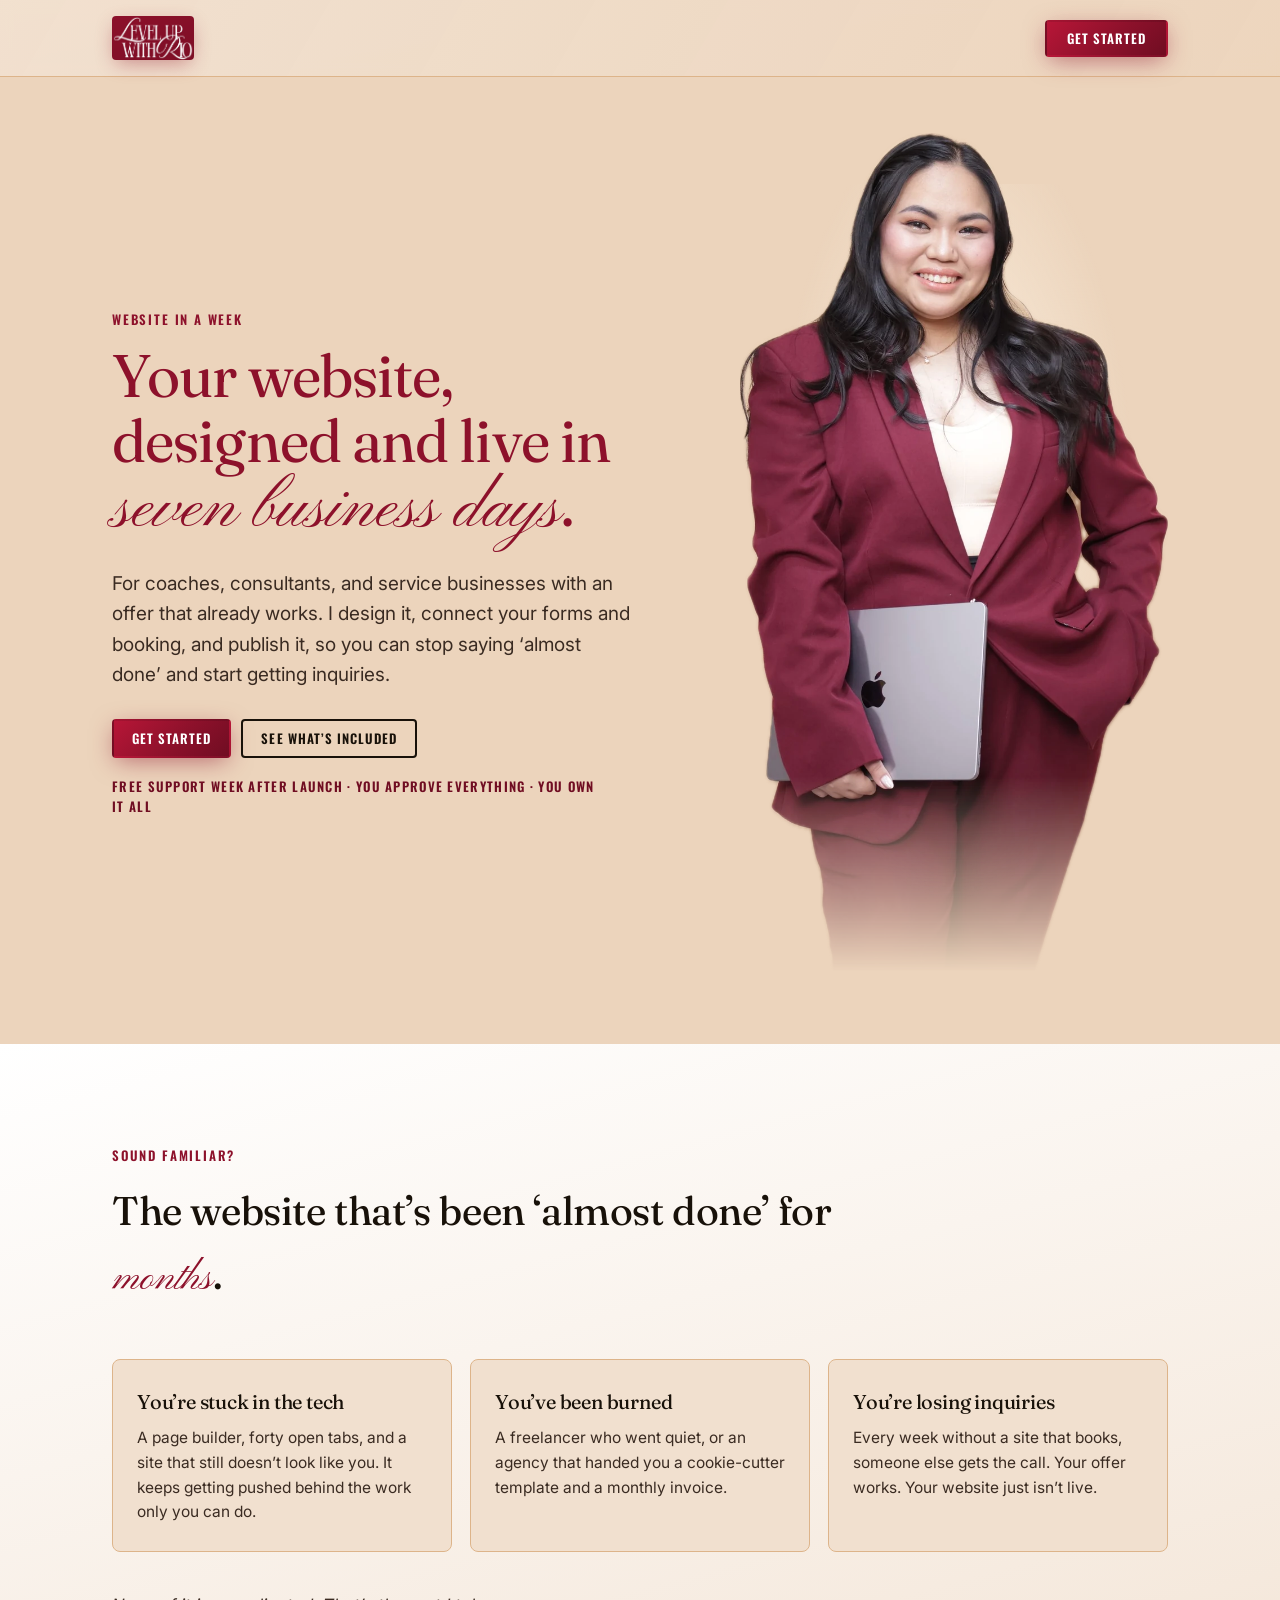
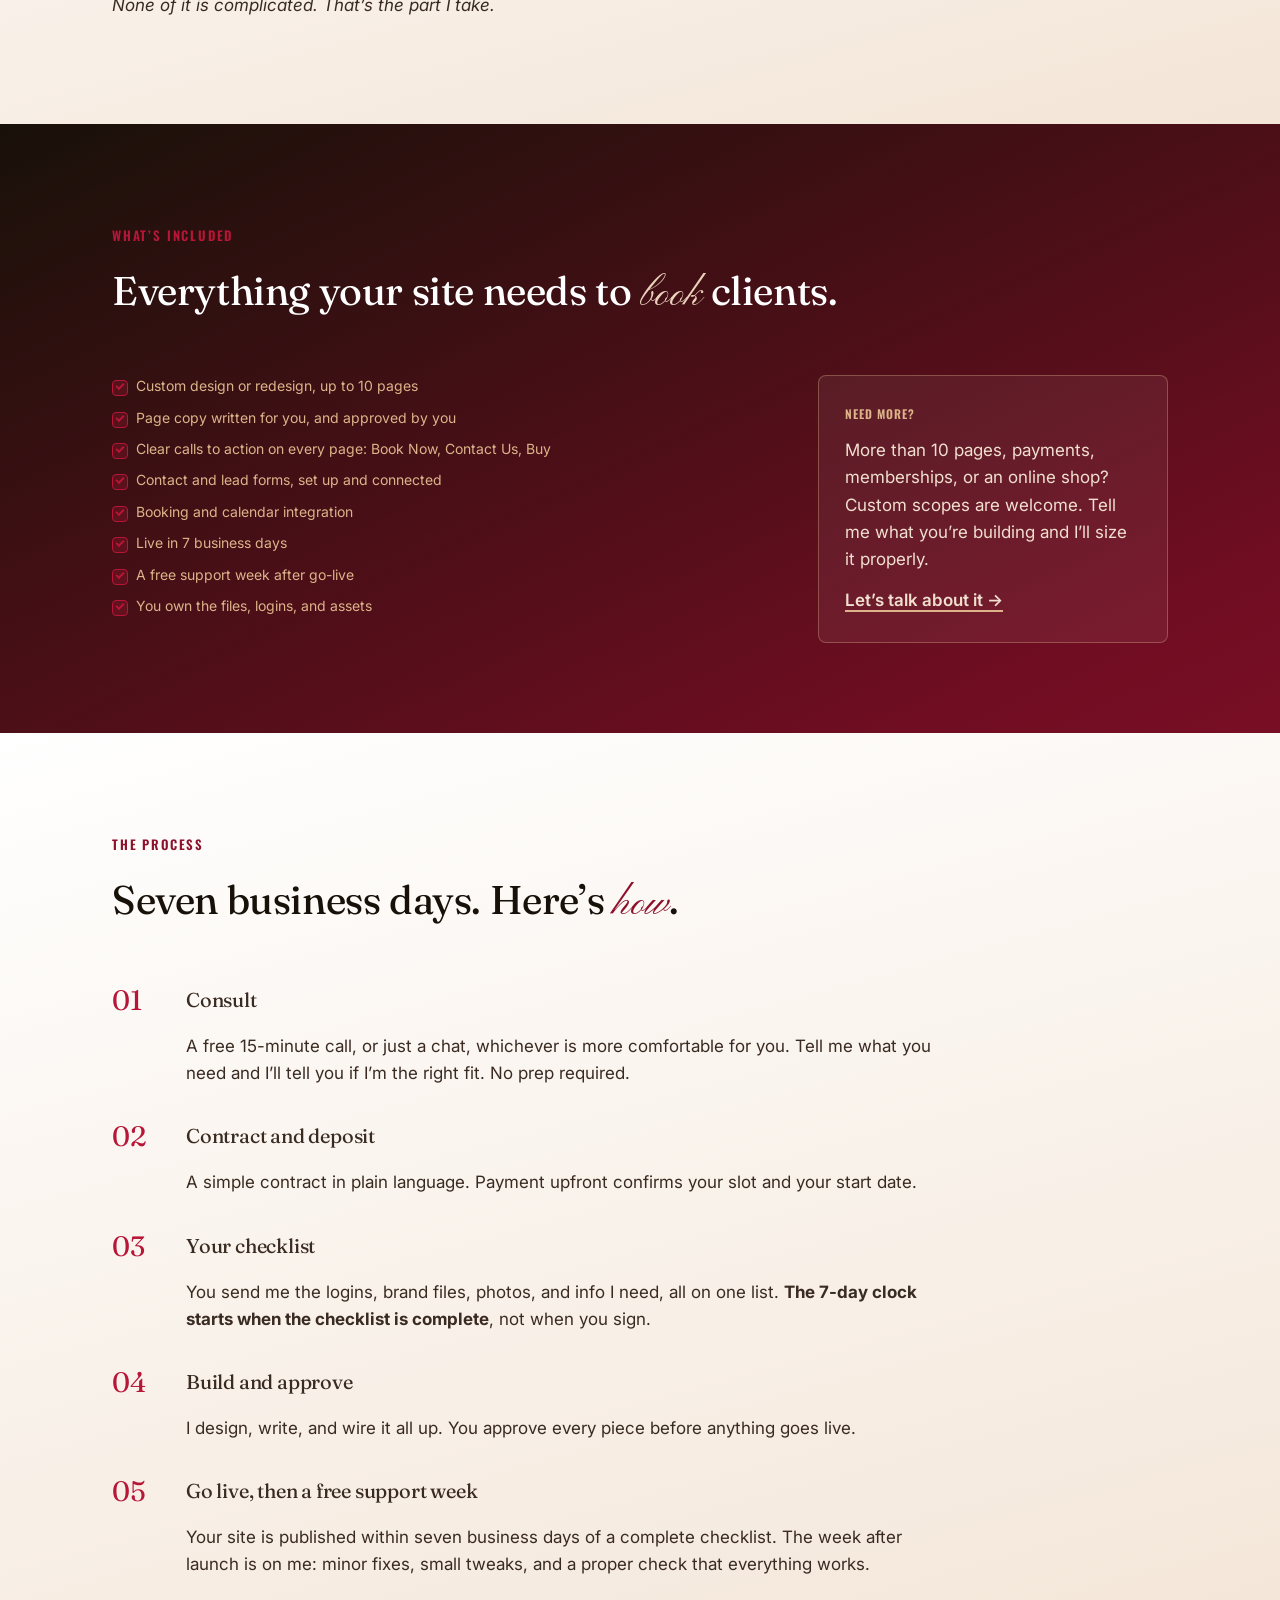
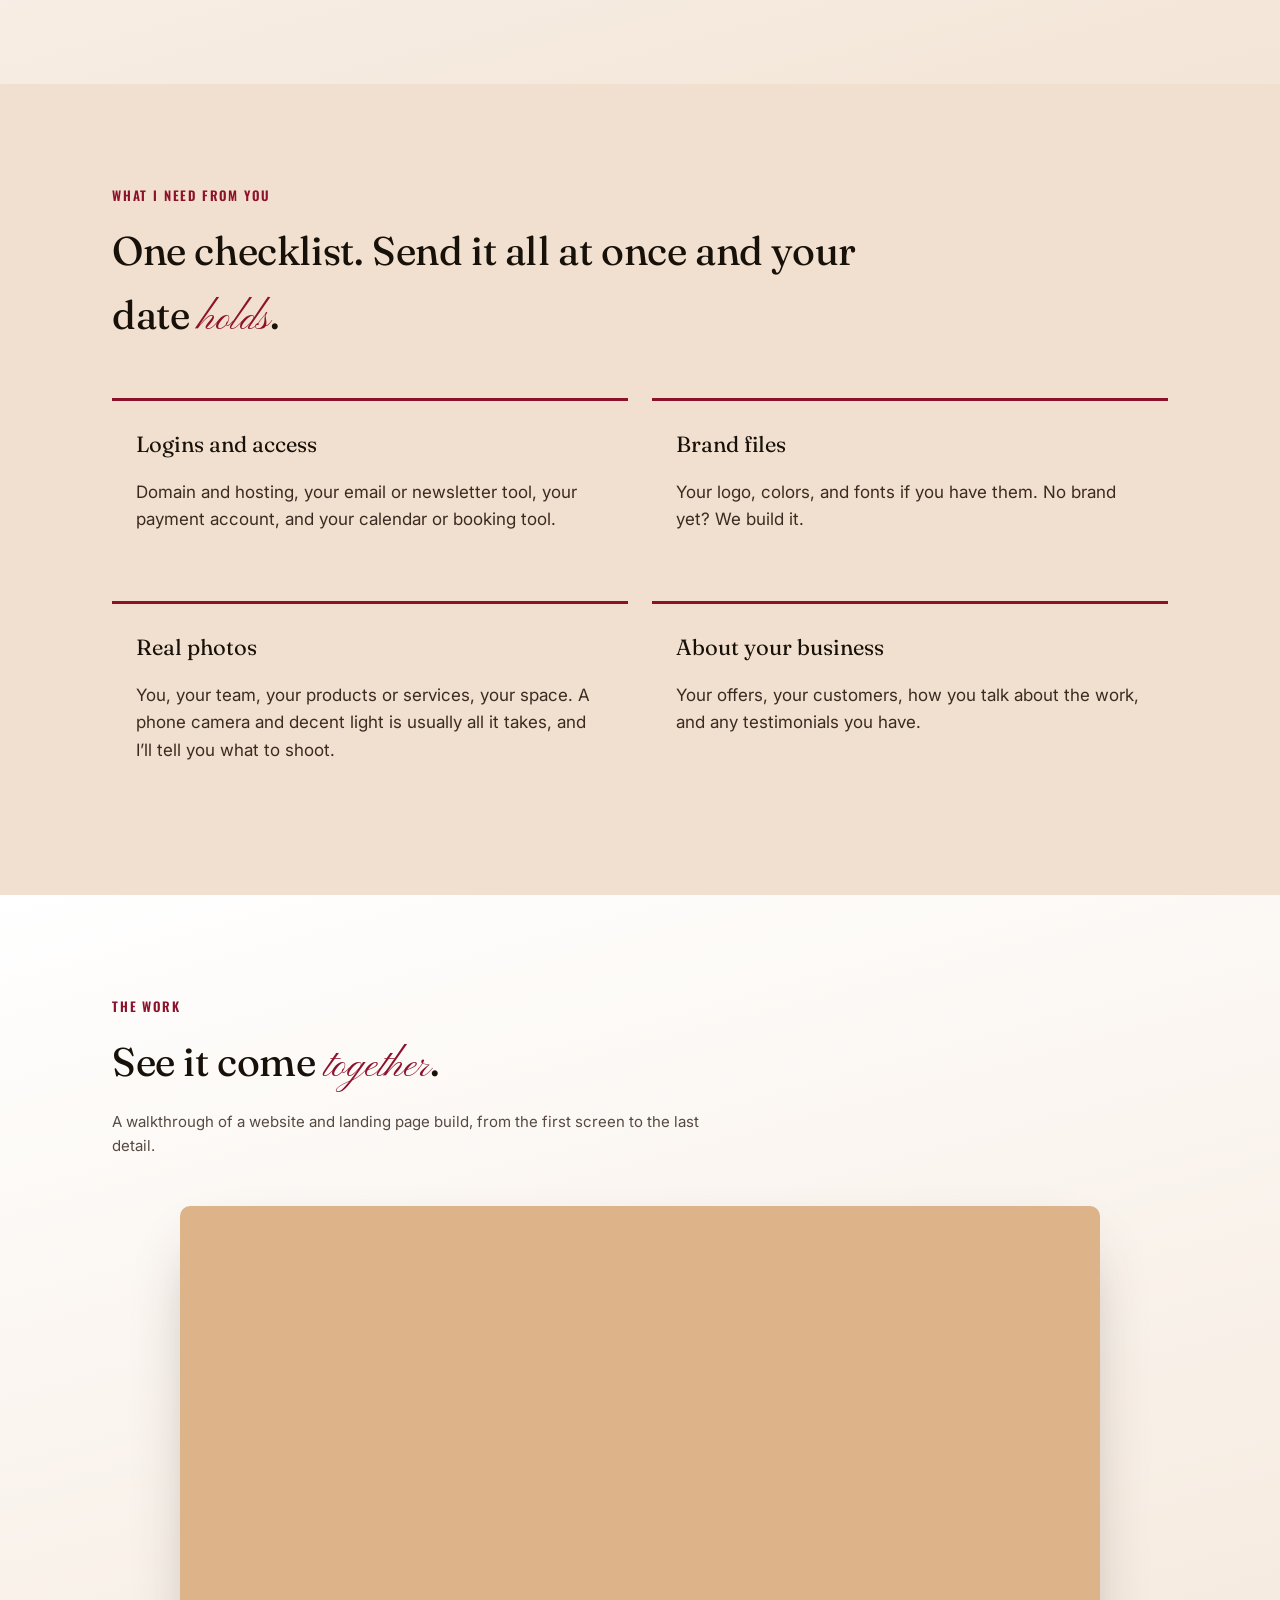
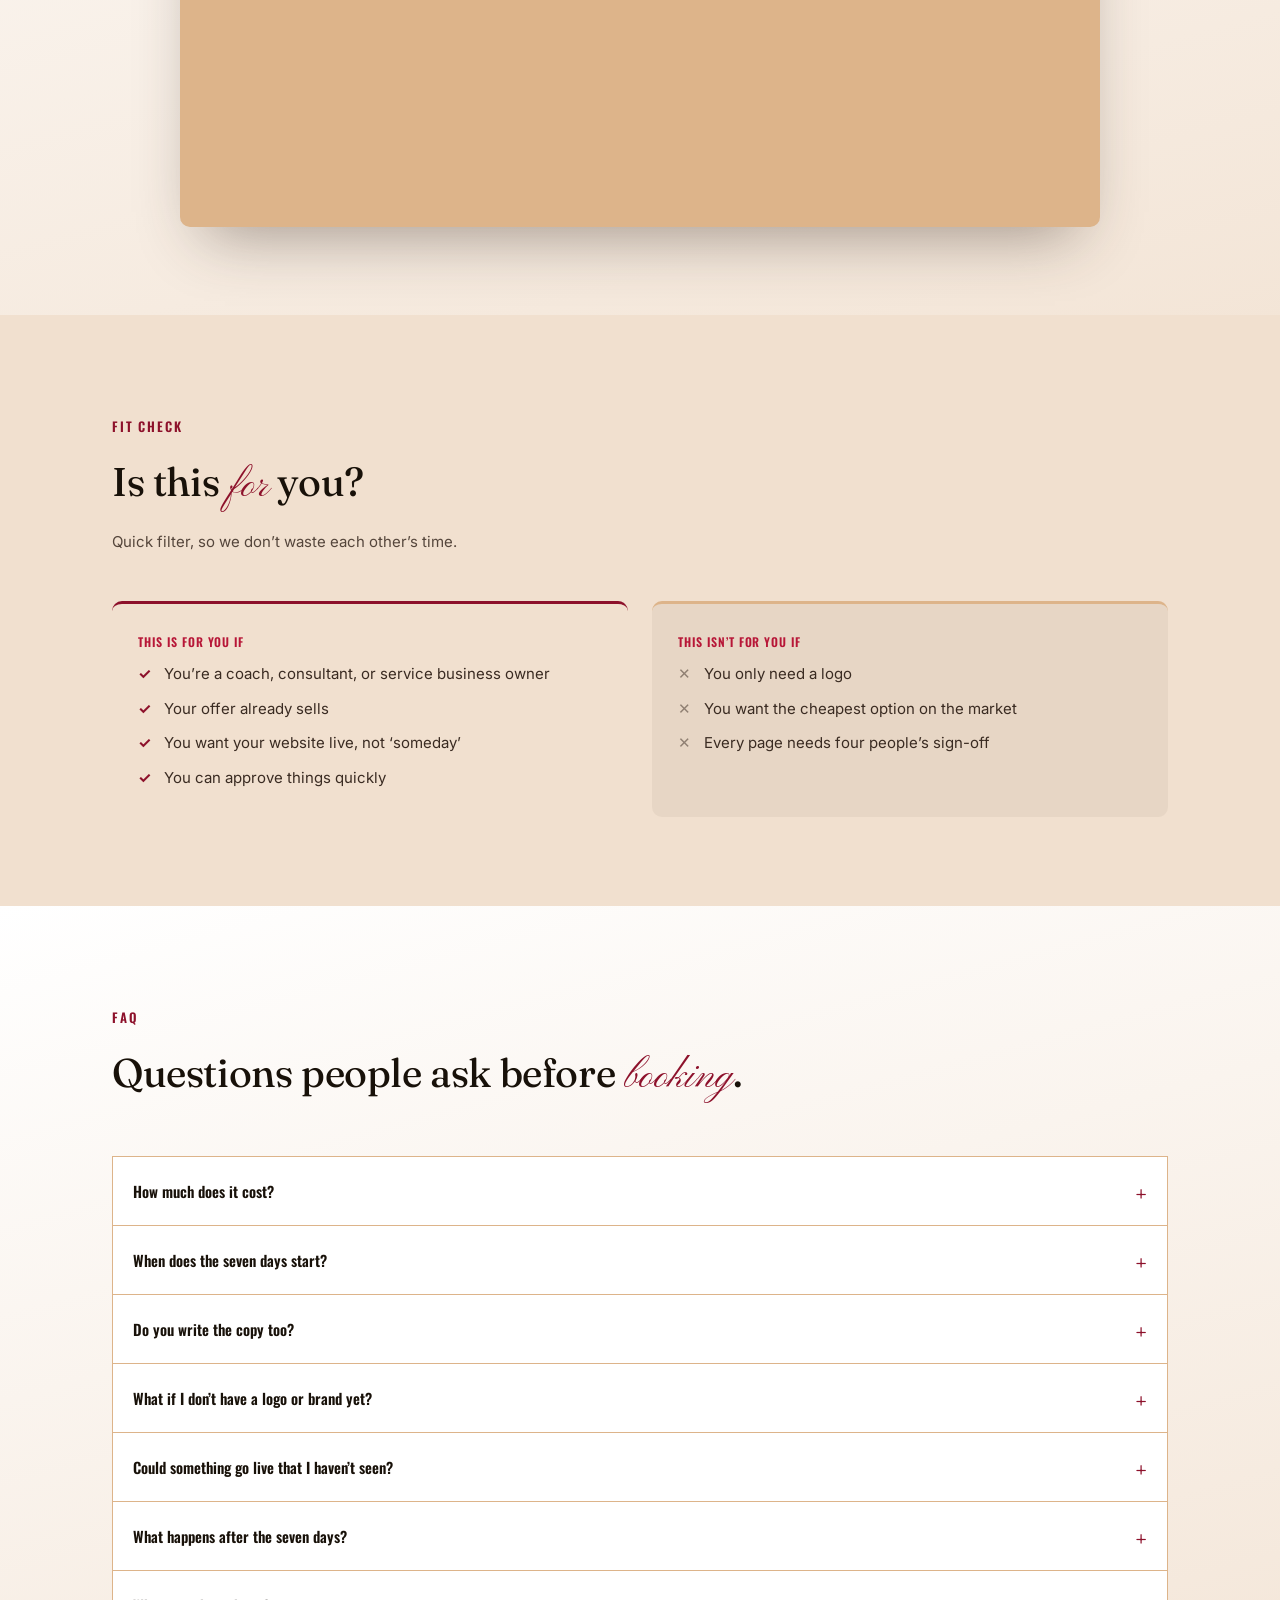
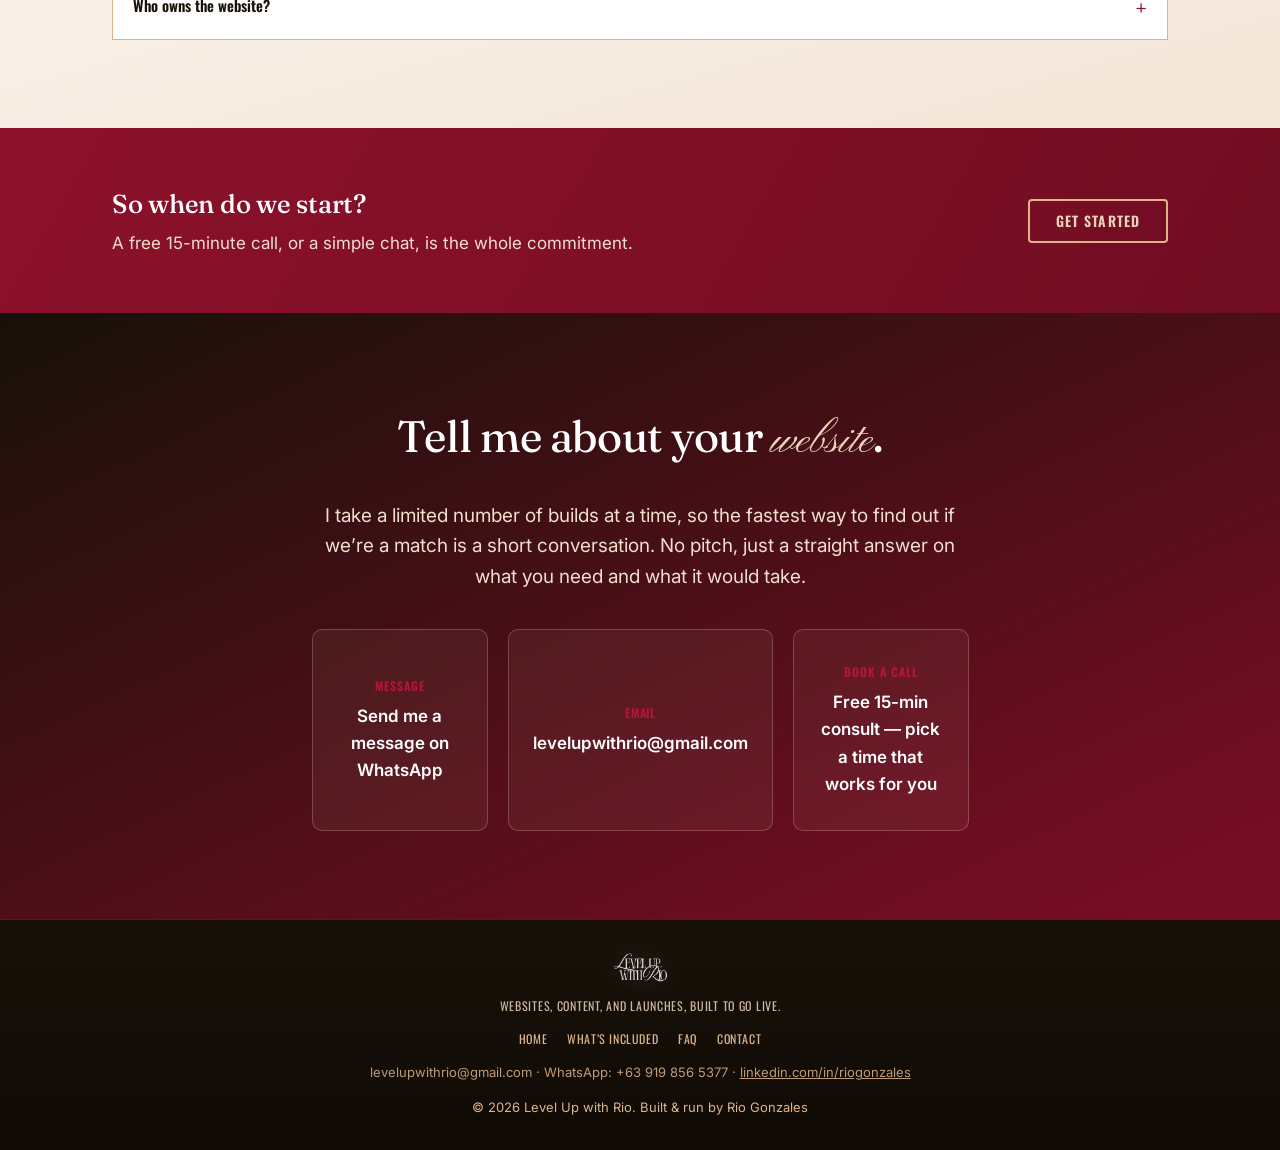
<file: website/index.html>
<!doctype html>
<html lang="en">
<head>
<meta charset="UTF-8">
<meta name="viewport" content="width=device-width, initial-scale=1.0">
<title>Website in a Week &mdash; Level Up with Rio</title>
<meta name="description" content="Website in a Week: a custom website for coaches, consultants, and service businesses, designed, connected, and live in 7 business days. Free support week included.">
<link rel="canonical" href="https://levelupwithrio.com/website/">
<meta property="og:title" content="Website in a Week &mdash; Level Up with Rio">
<meta property="og:description" content="A custom website for coaches, consultants, and service businesses, designed, connected, and live in 7 business days.">
<meta property="og:url" content="https://levelupwithrio.com/website/">
<meta property="og:type" content="website">
<meta property="og:image" content="https://levelupwithrio.com/assets/img/og-share.jpg">
<meta name="twitter:card" content="summary_large_image">
<meta name="twitter:title" content="Website in a Week &mdash; Level Up with Rio">
<meta name="twitter:description" content="A custom website for coaches, consultants, and service businesses, designed, connected, and live in 7 business days.">
<meta name="twitter:image" content="https://levelupwithrio.com/assets/img/og-share.jpg">
<link rel="preconnect" href="https://fonts.googleapis.com">
<link rel="preconnect" href="https://fonts.gstatic.com" crossorigin>
<link href="https://fonts.googleapis.com/css2?family=Fraunces:ital,opsz,wght@0,9..144,300..600;1,9..144,300..600&family=Pinyon+Script&family=Oswald:wght@500;600;700&family=Inter:wght@400;500;600;700&display=swap" rel="stylesheet">
<script>document.documentElement.classList.add("js");</script>
<link rel="stylesheet" href="/styles.css">
<script src="https://analytics.ahrefs.com/analytics.js" data-key="ZhD1nDN/fZB5XUwH6r/0uQ" async></script>
<script type="application/ld+json">
{
  "@context": "https://schema.org",
  "@type": "Service",
  "name": "Website in a Week",
  "serviceType": "Custom website design and build",
  "description": "A custom website for coaches, consultants, and service businesses, designed, connected to forms and booking, and live in 7 business days.",
  "provider": { "@type": "Person", "name": "Rio Gonzales", "url": "https://levelupwithrio.com/" },
  "url": "https://levelupwithrio.com/website/"
}
</script>
</head>
<body>

<header class="site-header">
  <div class="wrap">
    <a class="brand-mark" href="/"><img src="/assets/img/logo-burgundy.png" alt="Level Up with Rio" class="logo-img"></a>
    <nav>
      <a href="#contact" class="header-cta btn btn-primary" style="padding:10px 20px;">Get Started</a>
    </nav>
  </div>
</header>

<main id="top">

  <!-- ============ HERO ============ -->
  <section class="wk-hero">
    <div class="wrap wk-hero-grid">
      <div class="wk-hero-copy">
        <p class="eyebrow">Website in a Week</p>
        <h1>Your website, designed and live in <span class="script">seven business days</span>.</h1>
        <p class="lede">For coaches, consultants, and service businesses with an offer that already works. I design it, connect your forms and booking, and publish it, so you can stop saying &lsquo;almost done&rsquo; and start getting inquiries.</p>
        <div class="hero-ctas wk-ctas">
          <a href="#contact" class="btn btn-primary">Get Started</a>
          <a href="#included" class="btn btn-ghost">See what&rsquo;s included</a>
        </div>
        <p class="hero-fineprint wk-fineprint">Free support week after launch &middot; you approve everything &middot; you own it all</p>
      </div>
      <div class="wk-photo">
        <img src="/assets/img/rio/hero-cutout.webp" alt="Rio Gonzales holding her laptop">
      </div>
    </div>
  </section>

  <!-- ============ PAIN ============ -->
  <section class="section-white">
    <div class="wrap">
      <div class="section-head">
        <p class="eyebrow">Sound familiar?</p>
        <h2 style="color:var(--espresso);">The website that&rsquo;s been &lsquo;almost done&rsquo; for <span class="script">months</span>.</h2>
      </div>
      <div class="pain-grid">
        <div class="pain-card">
          <h3>You&rsquo;re stuck in the tech</h3>
          <p>A page builder, forty open tabs, and a site that still doesn&rsquo;t look like you. It keeps getting pushed behind the work only you can do.</p>
        </div>
        <div class="pain-card">
          <h3>You&rsquo;ve been burned</h3>
          <p>A freelancer who went quiet, or an agency that handed you a cookie-cutter template and a monthly invoice.</p>
        </div>
        <div class="pain-card">
          <h3>You&rsquo;re losing inquiries</h3>
          <p>Every week without a site that books, someone else gets the call. Your offer works. Your website just isn&rsquo;t live.</p>
        </div>
      </div>
      <p class="section-closer">None of it is complicated. That&rsquo;s the part I take.</p>
    </div>
  </section>

  <!-- ============ WHAT'S INCLUDED ============ -->
  <section id="included" class="section-espresso">
    <div class="wrap">
      <div class="section-head">
        <p class="eyebrow" style="color: var(--ruby);">What&rsquo;s included</p>
        <h2>Everything your site needs to <span class="script script-light">book</span> clients.</h2>
      </div>
      <div class="included-layout">
        <ul class="service-check">
          <li>Custom design or redesign, up to 10 pages</li>
          <li>Page copy written for you, and approved by you</li>
          <li>Clear calls to action on every page: Book Now, Contact Us, Buy</li>
          <li>Contact and lead forms, set up and connected</li>
          <li>Booking and calendar integration</li>
          <li>Live in 7 business days</li>
          <li>A free support week after go-live</li>
          <li>You own the files, logins, and assets</li>
        </ul>
        <div class="callout-card">
          <p class="detail-label" style="color:var(--sand);">Need more?</p>
          <p>More than 10 pages, payments, memberships, or an online shop? Custom scopes are welcome. Tell me what you&rsquo;re building and I&rsquo;ll size it properly.</p>
          <a href="#contact" class="text-link" style="color:var(--ivory);">Let&rsquo;s talk about it &rarr;</a>
        </div>
      </div>
    </div>
  </section>

  <!-- ============ HOW THE SEVEN DAYS WORK ============ -->
  <section class="section-white">
    <div class="wrap">
      <div class="section-head">
        <p class="eyebrow">The process</p>
        <h2 style="color:var(--espresso);">Seven business days. Here&rsquo;s <span class="script">how</span>.</h2>
      </div>
      <ol class="steps-list">
        <li>
          <span class="step-num">01</span>
          <div>
            <h3 class="step-title">Consult</h3>
            <p>A free 15-minute call, or just a chat, whichever is more comfortable for you. Tell me what you need and I&rsquo;ll tell you if I&rsquo;m the right fit. No prep required.</p>
          </div>
        </li>
        <li>
          <span class="step-num">02</span>
          <div>
            <h3 class="step-title">Contract and deposit</h3>
            <p>A simple contract in plain language. Payment upfront confirms your slot and your start date.</p>
          </div>
        </li>
        <li>
          <span class="step-num">03</span>
          <div>
            <h3 class="step-title">Your checklist</h3>
            <p>You send me the logins, brand files, photos, and info I need, all on one list. <strong>The 7-day clock starts when the checklist is complete</strong>, not when you sign.</p>
          </div>
        </li>
        <li>
          <span class="step-num">04</span>
          <div>
            <h3 class="step-title">Build and approve</h3>
            <p>I design, write, and wire it all up. You approve every piece before anything goes live.</p>
          </div>
        </li>
        <li>
          <span class="step-num">05</span>
          <div>
            <h3 class="step-title">Go live, then a free support week</h3>
            <p>Your site is published within seven business days of a complete checklist. The week after launch is on me: minor fixes, small tweaks, and a proper check that everything works.</p>
          </div>
        </li>
      </ol>
    </div>
  </section>

  <!-- ============ CHECKLIST ============ -->
  <section class="section-ivory">
    <div class="wrap">
      <div class="section-head">
        <p class="eyebrow">What I need from you</p>
        <h2 style="color:var(--espresso);">One checklist. Send it all at once and your date <span class="script">holds</span>.</h2>
      </div>
      <div class="team-grid">
        <div class="team-card">
          <p class="team-name">Logins and access</p>
          <p>Domain and hosting, your email or newsletter tool, your payment account, and your calendar or booking tool.</p>
        </div>
        <div class="team-card">
          <p class="team-name">Brand files</p>
          <p>Your logo, colors, and fonts if you have them. No brand yet? We build it.</p>
        </div>
        <div class="team-card">
          <p class="team-name">Real photos</p>
          <p>You, your team, your products or services, your space. A phone camera and decent light is usually all it takes, and I&rsquo;ll tell you what to shoot.</p>
        </div>
        <div class="team-card">
          <p class="team-name">About your business</p>
          <p>Your offers, your customers, how you talk about the work, and any testimonials you have.</p>
        </div>
      </div>
    </div>
  </section>

  <!-- ============ SEE THE WORK ============ -->
  <section class="section-white work-section">
    <div class="wrap">
      <div class="section-head">
        <p class="eyebrow">The work</p>
        <h2 style="color:var(--espresso);">See it come <span class="script">together</span>.</h2>
        <p class="section-subtext" style="color:var(--ink); opacity:0.85;">A walkthrough of a website and landing page build, from the first screen to the last detail.</p>
      </div>
      <div class="work-frame">
        <video src="/assets/video/website-landing.mp4" muted loop playsinline preload="none" aria-label="Walkthrough of a website and landing page design by Rio Gonzales"></video>
      </div>
    </div>
  </section>

  <!-- ============ FIT ============ -->
  <section class="section-ivory">
    <div class="wrap">
      <div class="section-head">
        <p class="eyebrow">Fit check</p>
        <h2 style="color:var(--espresso);">Is this <span class="script">for</span> you?</h2>
        <p class="section-subtext" style="color:var(--ink); opacity:0.85;">Quick filter, so we don&rsquo;t waste each other&rsquo;s time.</p>
      </div>
      <div class="fit-columns">
        <div class="fit-col fit-yes">
          <p class="detail-label">This is for you if</p>
          <ul class="fit-list fit-list-yes">
            <li>You&rsquo;re a coach, consultant, or service business owner</li>
            <li>Your offer already sells</li>
            <li>You want your website live, not &lsquo;someday&rsquo;</li>
            <li>You can approve things quickly</li>
          </ul>
        </div>
        <div class="fit-col fit-no">
          <p class="detail-label">This isn&rsquo;t for you if</p>
          <ul class="fit-list fit-list-no">
            <li>You only need a logo</li>
            <li>You want the cheapest option on the market</li>
            <li>Every page needs four people&rsquo;s sign-off</li>
          </ul>
        </div>
      </div>
    </div>
  </section>

  <!-- ============ FAQ ============ -->
  <section id="faq" class="section-white">
    <div class="wrap">
      <div class="section-head">
        <p class="eyebrow">FAQ</p>
        <h2 style="color:var(--espresso);">Questions people ask before <span class="script">booking</span>.</h2>
      </div>
      <div class="faq-list">
        <details class="faq-item">
          <summary>How much does it cost?</summary>
          <div class="faq-answer"><p>Website in a Week is a flat project price, quoted after a short conversation, so you know the exact number before we start. Websites start at $999, and the price rises with the scope. <a href="#contact" class="text-link">Tell me what you&rsquo;re building</a> and I&rsquo;ll send a clear quote.</p></div>
        </details>
        <details class="faq-item">
          <summary>When does the seven days start?</summary>
          <div class="faq-answer"><p>When your onboarding checklist is complete. The seven business days are intensive and hands-on, so the clock starts when I have the logins, brand files, photos, and information I need. Send it all in one go and your date holds.</p></div>
        </details>
        <details class="faq-item">
          <summary>Do you write the copy too?</summary>
          <div class="faq-answer"><p>Yes. Page copy is part of the build, and you approve every word.</p></div>
        </details>
        <details class="faq-item">
          <summary>What if I don&rsquo;t have a logo or brand yet?</summary>
          <div class="faq-answer"><p>Then we start with the visual direction. You don&rsquo;t need to arrive polished. I do need real photos and real information about your offers and customers, because that&rsquo;s what makes the site sound like you.</p></div>
        </details>
        <details class="faq-item">
          <summary>Could something go live that I haven&rsquo;t seen?</summary>
          <div class="faq-answer"><p>No. Nothing publishes without your approval.</p></div>
        </details>
        <details class="faq-item">
          <summary>What happens after the seven days?</summary>
          <div class="faq-answer"><p>You get a free support week for minor fixes and small tweaks, and I&rsquo;ll run the quality checks with you. After that, you own everything and it&rsquo;s yours to run. New pages or features are a new piece of work, and I&rsquo;ll quote them properly.</p></div>
        </details>
        <details class="faq-item">
          <summary>Who owns the website?</summary>
          <div class="faq-answer"><p>You do. Source files, logins, and assets are yours at the end of the project.</p></div>
        </details>
      </div>
    </div>
  </section>

  <!-- ============ CLOSING BAND ============ -->
  <section class="cta-band cta-band-burgundy tight">
    <div class="wrap cta-band-inner">
      <div>
        <h3>So when do we start?</h3>
        <p>A free 15-minute call, or a simple chat, is the whole commitment.</p>
      </div>
      <a href="#contact" class="btn btn-ghost-light">Get Started</a>
    </div>
  </section>

  <!-- ============ CONTACT ============ -->
  <section id="contact" class="section-espresso close-section">
    <div class="wrap">
      <h2>Tell me about your <span class="script script-light">website</span>.</h2>
      <p class="lede">I take a limited number of builds at a time, so the fastest way to find out if we&rsquo;re a match is a short conversation. No pitch, just a straight answer on what you need and what it would take.</p>

      <div class="contact-grid">
        <a href="https://wa.me/639198565377" class="contact-card">
          <span class="contact-label">Message</span>
          <span class="contact-value">Send me a message on WhatsApp</span>
        </a>
        <a href="mailto:levelupwithrio@gmail.com?subject=Website%20in%20a%20Week" class="contact-card">
          <span class="contact-label">Email</span>
          <span class="contact-value">levelupwithrio@gmail.com</span>
        </a>
        <a href="https://calendar.app.google/QUxn3aF2yetLoUJ28" class="contact-card" target="_blank" rel="noopener">
          <span class="contact-label">Book a call</span>
          <span class="contact-value">Free 15-min consult &mdash; pick a time that works for you</span>
        </a>
      </div>
    </div>
  </section>

</main>

<footer>
  <div class="wrap footer-inner">
    <img src="/assets/img/logo-white.png" alt="Level Up with Rio" class="footer-logo">
    <p class="footer-tagline">Websites, content, and launches, built to go live.</p>
    <nav class="footer-nav">
      <a href="/">Home</a>
      <a href="#included">What&rsquo;s included</a>
      <a href="#faq">FAQ</a>
      <a href="#contact">Contact</a>
    </nav>
    <p class="footer-contact">levelupwithrio@gmail.com &middot; WhatsApp: +63 919 856 5377 &middot; <a href="https://linkedin.com/in/riogonzales" target="_blank">linkedin.com/in/riogonzales</a></p>
    <p>&copy; 2026 Level Up with Rio. Built &amp; run by Rio Gonzales</p>
  </div>
</footer>

<script>
  (function () {
    var selectors = ['.wk-hero-copy', '.wk-photo', '.section-head', '.pain-card', '.callout-card', '.service-check li',
                     '.steps-list li', '.team-card', '.work-frame', '.fit-col', '.faq-item', '.contact-card', '.close-section .lede'];
    var items = Array.prototype.slice.call(document.querySelectorAll(selectors.join(',')));
    var groups = new Map();
    items.forEach(function (el) {
      el.classList.add('reveal');
      var p = el.parentElement;
      if (!groups.has(p)) groups.set(p, []);
      groups.get(p).push(el);
    });
    var io = new IntersectionObserver(function (entries) {
      entries.forEach(function (entry) {
        if (!entry.isIntersecting) return;
        var el = entry.target;
        var sib = groups.get(el.parentElement) || [el];
        el.style.transitionDelay = Math.min(sib.indexOf(el) * 70, 350) + 'ms';
        el.classList.add('reveal-visible');
        io.unobserve(el);
      });
    }, { threshold: 0.12, rootMargin: '0px 0px -40px 0px' });
    items.forEach(function (el) { io.observe(el); });

    var v = document.querySelector('.work-frame video');
    if (v) {
      new IntersectionObserver(function (entries) {
        entries.forEach(function (entry) {
          if (entry.isIntersecting) { var pr = v.play(); if (pr && pr.catch) pr.catch(function () {}); }
          else v.pause();
        });
      }, { threshold: 0.25 }).observe(v);
    }
  })();
</script>
</body>
</html>
</file>
<file: styles.css>
/* ==========================================================================
   LEVEL UP WITH RIO - Landing page styles
   Palette, type, and layout rules per Voice & Brand Kit v1.1 (Part 5)
   ========================================================================== */

:root {
  --burgundy: #8D112B;
  --deep-wine: #700D22;
  --ruby: #B71637;
  --cream: #ECD4BC;
  --ivory: #F1E0CF;
  --sand: #DDB48A;
  --espresso: #181109;
  --ink: #3A2B22;
  --white: #FFFFFF;

  --font-display: 'Fraunces', 'Georgia', serif;
  --font-script: 'Pinyon Script', cursive;
  --font-sub: 'Oswald', 'Arial Narrow', sans-serif;
  --font-body: 'Inter', 'Arimo', sans-serif;

  --max-line: 70ch;
}

* { box-sizing: border-box; }

html { scroll-behavior: smooth; }

body {
  margin: 0;
  background: linear-gradient(170deg, var(--ivory) 0%, var(--cream) 45%, var(--sand) 130%);
  background-attachment: fixed;
  color: var(--ink);
  font-family: var(--font-body);
  font-size: 17px;
  line-height: 1.6;
}

img { max-width: 100%; display: block; }

.wrap {
  max-width: 1120px;
  margin: 0 auto;
  padding: 0 32px;
}

/* ---------- type ---------- */

h1,
h2,
h3 {
  font-family: var(--font-display);
  font-optical-sizing: auto;
  font-weight: 440;
  font-style: normal;
  letter-spacing: -0.01em;
  margin: 0;
  color: var(--espresso);
}

h1 { font-weight: 400; }

.script {
  font-family: var(--font-script);
  color: var(--burgundy);
  font-weight: 400;
  font-style: normal;
  letter-spacing: 0;
}

.script-light { color: var(--cream); }

.eyebrow {
  font-family: var(--font-sub);
  text-transform: uppercase;
  letter-spacing: 0.14em;
  font-size: 13px;
  font-weight: 600;
  color: var(--burgundy);
}

p { max-width: var(--max-line); }

.lede {
  font-size: 19px;
  color: var(--ink);
}

/* ---------- buttons ---------- */

.btn {
  display: inline-block;
  font-family: var(--font-sub);
  text-transform: uppercase;
  letter-spacing: 0.08em;
  font-size: 14px;
  font-weight: 600;
  line-height: 1;
  text-decoration: none;
  padding: 13px 26px;
  border: 2px solid transparent;
  border-radius: 4px;
  transition: transform 0.15s ease, box-shadow 0.15s ease;
}

.btn:hover { transform: translateY(-2px); }

.btn-primary {
  background: linear-gradient(135deg, var(--ruby), var(--burgundy) 55%, var(--deep-wine));
  color: var(--white);
  box-shadow: 0 6px 24px -4px rgba(141, 17, 43, 0.55);
}

.btn-primary:hover {
  background: linear-gradient(135deg, var(--burgundy), var(--deep-wine) 70%);
  box-shadow: 0 10px 32px -4px rgba(141, 17, 43, 0.7);
}

.btn-ghost {
  background: transparent;
  color: var(--espresso);
  border-color: var(--espresso);
  box-shadow: 0 0 0 rgba(0,0,0,0);
}

.btn-ghost:hover {
  background: var(--espresso);
  color: var(--cream);
  box-shadow: 0 8px 28px -6px rgba(24, 17, 9, 0.5);
}

.btn-ghost-light {
  background: transparent;
  color: var(--cream);
  border-color: var(--sand);
}

.btn-ghost-light:hover {
  background: var(--cream);
  color: var(--espresso);
  border-color: var(--cream);
  box-shadow: 0 8px 28px -4px rgba(236, 212, 188, 0.35);
}

.text-link {
  color: var(--burgundy);
  font-weight: 600;
  text-decoration: none;
  border-bottom: 2px solid var(--sand);
}

.text-link:hover { border-color: var(--burgundy); }

/* ---------- header ---------- */

.site-header {
  position: sticky;
  top: 0;
  z-index: 50;
  background: linear-gradient(120deg, rgba(241, 224, 207, 0.94), rgba(236, 212, 188, 0.9));
  backdrop-filter: blur(6px);
  border-bottom: 1px solid var(--sand);
}

.site-header .wrap {
  display: flex;
  align-items: center;
  justify-content: space-between;
  padding-top: 16px;
  padding-bottom: 16px;
}

.brand-mark {
  display: flex;
  align-items: center;
  text-decoration: none;
}

.logo-img {
  height: 44px;
  width: auto;
  display: block;
  border-radius: 4px;
  box-shadow: 0 6px 20px -4px rgba(141, 17, 43, 0.45);
}

.site-header nav a {
  font-family: var(--font-sub);
  font-size: 13px;
  text-transform: uppercase;
  letter-spacing: 0.08em;
  color: var(--ink);
  text-decoration: none;
  margin-left: 28px;
}

.site-header nav a:hover { color: var(--burgundy); }

.site-header nav a.header-cta,
.site-header nav a.header-cta:hover { color: var(--white); }

.header-cta { display: inline-block; }

/* ---------- section rhythm ---------- */

section { padding: 88px 0; }

section.tight { padding: 56px 0; }

.section-espresso {
  background: linear-gradient(155deg, var(--espresso) 0%, var(--deep-wine) 85%, var(--burgundy) 140%);
  color: var(--cream);
}

.section-espresso h1,
.section-espresso h2,
.section-espresso h3 { color: var(--white); }

.section-espresso p { color: var(--ivory); }

.section-ivory { background: var(--ivory); }

.section-white {
  background: linear-gradient(165deg, #FFFFFF 0%, var(--ivory) 120%);
}

.section-head { max-width: 760px; margin-bottom: 48px; }

.section-head h2 { font-size: clamp(28px, 4vw, 40px); margin-top: 10px; }

.section-subtext {
  margin-top: 12px;
  font-size: 15px;
  color: var(--ivory);
  opacity: 0.85;
}

/* ---------- hero ---------- */

.hero {
  padding: 24px 0 44px;
  background: var(--cream);
}

.hero-composition {
  --w: min(100vw - 64px, 640px, (100vh - 250px) * 0.884);
  --u: calc(var(--w) / 40);
  position: relative;
  width: var(--w);
  margin: 0 auto;
}

.hero-stage {
  position: relative;
  width: 100%;
  aspect-ratio: 619 / 700;
}

.hero-stage::before {
  content: "";
  position: absolute;
  z-index: 0;
  left: 14%;
  top: 10%;
  width: 72%;
  height: 92%;
  background: radial-gradient(ellipse 50% 52% at 50% 42%, rgba(255, 245, 230, 0.9), rgba(255, 245, 230, 0) 100%);
  pointer-events: none;
}

.hero-title {
  position: absolute;
  top: 0;
  left: 0;
  width: 100%;
  margin: 0;
  z-index: 1;
  text-align: center;
  color: var(--burgundy);
}

.hero-title-main {
  display: block;
  font-family: var(--font-display);
  font-weight: 600;
  font-size: calc(var(--u) * 6.9);
  line-height: 1.05;
  letter-spacing: -0.02em;
  text-shadow: 0 6px 16px rgba(112, 13, 34, 0.22);
}

.hero-title-script {
  display: flex;
  justify-content: space-between;
  align-items: center;
  gap: 0.12em;
  width: 82%;
  margin: calc(var(--u) * -0.4) auto 0;
  font-size: calc(var(--u) * 5.4);
  line-height: 1.1;
  text-shadow: 0 6px 16px rgba(112, 13, 34, 0.18);
}

.hero-days {
  font-size: 1em;
  text-align: left;
}

.hero-cutout {
  position: absolute;
  z-index: 2;
  left: 29.7%;
  bottom: 0;
  width: 48%;
  height: auto;
  display: block;
  -webkit-mask-image: linear-gradient(to bottom, #000 72%, transparent 99%);
  mask-image: linear-gradient(to bottom, #000 72%, transparent 99%);
}

.hero-chips {
  position: relative;
  z-index: 4;
  list-style: none;
  margin: -46px 0 0;
  padding: 0;
  display: flex;
  flex-wrap: wrap;
  justify-content: center;
  gap: 8px;
}

.hero-chip {
  display: inline-flex;
  align-items: center;
  gap: 8px;
  padding: 6px 12px;
  border-radius: 999px;
  background: rgba(255, 255, 255, 0.72);
  border: 1px solid rgba(141, 17, 43, 0.28);
  box-shadow: 0 8px 18px -10px rgba(112, 13, 34, 0.45);
  font-family: var(--font-sub);
  font-size: 11px;
  font-weight: 600;
  letter-spacing: 0.06em;
  text-transform: uppercase;
  color: var(--espresso);
  white-space: nowrap;
  position: relative;
  animation: hero-float 6s ease-in-out infinite;
}

.hero-chip:nth-child(odd) { top: -3px; }

.hero-chip:nth-child(even) { top: 3px; }

.hero-chip::before {
  content: "";
  width: 7px;
  height: 7px;
  border-radius: 50%;
  background: var(--burgundy);
}

.hero-lede { margin: 6px auto 22px; text-align: center; max-width: 640px; font-size: 17px; }

.hero-ctas { display: flex; flex-wrap: wrap; justify-content: center; gap: 16px; }

/* ---------- intro ---------- */

.intro-grid {
  display: grid;
  gap: 40px;
}

@media (min-width: 820px) {
.intro-grid { grid-template-columns: 1fr 1fr; align-items: start; }
}

.intro-grid-photo {
  align-items: center;
}

@media (min-width: 820px) {
.intro-grid-photo { grid-template-columns: 0.85fr 1.15fr; gap: 56px; }
}

.intro-photo {
  border-radius: 6px;
  overflow: hidden;
  aspect-ratio: 4 / 5;
  box-shadow: 0 20px 50px -14px rgba(58, 43, 34, 0.35);
}

.intro-photo img {
  width: 100%;
  height: 100%;
  object-fit: cover;
  object-position: top center;
}

.intro-grid-photo .intro p { margin-bottom: 16px; }

.intro h2 { font-size: clamp(26px, 3.6vw, 36px); margin-bottom: 24px; line-height: 1.2; }

/* ---------- services ---------- */

.service-list {
  display: grid;
  gap: 24px;
  margin-top: 48px;
}

@media (min-width: 760px) {
.service-list { grid-template-columns: repeat(2, 1fr); align-items: stretch; }
}

@media (min-width: 1100px) {
.service-list { grid-template-columns: repeat(4, 1fr); }
}

.service-card {
  position: relative;
  background:
    radial-gradient(120% 90% at 50% -10%, rgba(183, 22, 55, 0.35), transparent 60%),
    linear-gradient(165deg, var(--espresso) 0%, var(--deep-wine) 160%);
  border: 1px solid rgba(221, 180, 138, 0.25);
  border-radius: 14px;
  padding: 28px 26px 32px;
  display: flex;
  flex-direction: column;
  min-height: 420px;
  transition: transform 0.2s ease, border-color 0.2s ease, box-shadow 0.2s ease, opacity 0.2s ease;
}

.service-card:hover {
  transform: translateY(-10px) scale(1.035);
  border-color: var(--ruby);
  box-shadow: 0 28px 56px -16px rgba(183, 22, 55, 0.65), 0 0 0 2px rgba(183, 22, 55, 0.45);
  z-index: 2;
}

.service-pill {
  display: inline-flex;
  align-items: center;
  gap: 8px;
  align-self: flex-start;
  font-family: var(--font-sub);
  text-transform: uppercase;
  letter-spacing: 0.06em;
  font-size: 12px;
  font-weight: 600;
  color: var(--cream);
  background: rgba(236, 212, 188, 0.12);
  border: 1px solid rgba(236, 212, 188, 0.25);
  border-radius: 999px;
  padding: 7px 14px 7px 10px;
}

.service-pill i {
  width: 7px;
  height: 7px;
  border-radius: 50%;
  background: var(--ruby);
  box-shadow: 0 0 8px 1px var(--ruby);
}

.service-card-body {
  margin-top: 0;
  padding-top: 40px;
  display: flex;
  flex-direction: column;
  flex: 1;
}

.service-card-body .service-cta {
  margin-top: auto;
}

.service-card h3 {
  font-family: var(--font-display);
  font-weight: 500;
  font-size: 24px;
  line-height: 1.2;
  color: var(--white);
  margin-bottom: 10px;
}

.service-desc {
  font-size: 14px;
  line-height: 1.55;
  color: var(--ivory);
  margin-bottom: 20px;
}

.service-check {
  list-style: none;
  margin: 0 0 28px;
  padding: 0;
  display: grid;
  gap: 9px;
}

.service-check li {
  position: relative;
  padding-left: 24px;
  font-size: 14px;
  color: var(--sand);
}

.service-check li::before {
  content: "";
  position: absolute;
  left: 0;
  top: 5px;
  width: 14px;
  height: 14px;
  border-radius: 4px;
  background: rgba(183, 22, 55, 0.25);
  border: 1px solid var(--ruby);
}

.service-check li::after {
  content: "";
  position: absolute;
  left: 4px;
  top: 8px;
  width: 6px;
  height: 3px;
  border-left: 2px solid var(--ruby);
  border-bottom: 2px solid var(--ruby);
  transform: rotate(-45deg);
}

.service-cta {
  margin-top: 22px;
  align-self: flex-start;
  padding: 12px 22px;
  font-size: 12px;
}

.section-closer {
  margin-top: 40px;
  font-style: italic;
  color: var(--ink);
}

/* ---------- experience / stats ---------- */

.stat-grid {
  display: grid;
  grid-template-columns: repeat(2, 1fr);
  gap: 1px;
  background: var(--sand);
  margin-top: 48px;
  border: 1px solid var(--sand);
}

@media (min-width: 760px) {
.stat-grid { grid-template-columns: repeat(4, 1fr); }
}

.stat-cell {
  background: linear-gradient(160deg, var(--espresso), var(--deep-wine) 160%);
  padding: 32px 24px;
  text-align: left;
}

.stat-num {
  font-family: var(--font-display);
  color: var(--white);
  font-size: clamp(32px, 4vw, 44px);
  line-height: 1;
}

.stat-num .script { font-size: 0.9em; }

.stat-label {
  font-family: var(--font-sub);
  text-transform: uppercase;
  letter-spacing: 0.06em;
  font-size: 12px;
  color: var(--sand);
  margin-top: 10px;
}

.stat-cell-accent {
  background: linear-gradient(160deg, var(--sand), var(--cream) 160%);
}

.stat-cell-accent .stat-num { color: var(--espresso); }

.stat-cell-accent .stat-label { color: var(--deep-wine); }

/* ---------- credentials ---------- */

.cred-bullets {
  list-style: none;
  margin: 32px 0 0;
  padding: 0;
  display: grid;
  gap: 12px;
  max-width: 640px;
}

.cred-bullets li {
  position: relative;
  padding-left: 22px;
  font-size: 15px;
  line-height: 1.5;
  color: var(--ink);
}

.cred-bullets li::before {
  content: "";
  position: absolute;
  left: 0;
  top: 8px;
  width: 8px;
  height: 8px;
  border-radius: 50%;
  background: var(--burgundy);
}

.cred-bullets strong {
  color: var(--espresso);
  font-weight: 700;
}

.cred-bullets-light li { color: var(--ivory); }

.cred-bullets-light li::before { background: var(--ruby); }

.cred-bullets-light strong { color: var(--white); }

/* ---------- testimonials ---------- */

.testimonials-section { padding-left: 0; padding-right: 0; }

.testimonials-section .section-head { padding: 0 32px; }

.testimonial-viewport {
  position: relative;
  margin-top: 40px;
}

.testimonial-track {
  display: flex;
  align-items: flex-start;
  gap: 24px;
  overflow-x: auto;
  scroll-snap-type: x proximity;
  scroll-behavior: smooth;
  padding: 4px 32px 12px;
  -ms-overflow-style: none;
  scrollbar-width: none;
}

.testimonial-track::-webkit-scrollbar { display: none; }

.testimonial-arrow-prev { left: 12px; }

.testimonial-arrow-next { right: 12px; }

@media (min-width: 760px) {
.testimonial-arrow-prev { left: 28px; }

.testimonial-arrow-next { right: 28px; }
}

.testimonial-card {
  margin: 0;
  flex: 0 0 auto;
  width: 320px;
  scroll-snap-align: start;
  background: var(--ivory);
  border-top: 3px solid var(--burgundy);
  padding: 28px 24px 24px;
  position: relative;
}

.testimonial-quote-mark {
  font-family: var(--font-display);
  font-size: 52px;
  line-height: 1;
  color: var(--sand);
  margin-bottom: 2px;
}

.testimonial-quote-wrap {
  position: relative;
  max-height: 168px;
  overflow: hidden;
  transition: max-height 0.35s ease;
}

.testimonial-quote-wrap::after {
  content: "";
  position: absolute;
  left: 0;
  right: 0;
  bottom: 0;
  height: 56px;
  background: linear-gradient(to bottom, rgba(241,224,207,0) 0%, var(--ivory) 90%);
  transition: opacity 0.2s ease;
}

.testimonial-card[data-expanded="true"] .testimonial-quote-wrap {
  max-height: 1400px;
}

.testimonial-card[data-expanded="true"] .testimonial-quote-wrap::after {
  opacity: 0;
}

.testimonial-quote {
  font-style: italic;
  font-size: 14px;
  line-height: 1.6;
  color: var(--ink);
}

.testimonial-quote p { margin: 0 0 12px; }

.testimonial-quote p:last-child { margin-bottom: 0; }

.testimonial-toggle {
  display: inline-block;
  margin-top: 10px;
  background: none;
  border: none;
  padding: 0;
  font-family: var(--font-sub);
  text-transform: uppercase;
  letter-spacing: 0.05em;
  font-size: 11px;
  font-weight: 600;
  color: var(--burgundy);
  cursor: pointer;
  border-bottom: 1px solid var(--sand);
}

.testimonial-toggle:hover { color: var(--deep-wine); border-color: var(--burgundy); }

.testimonial-attr {
  display: flex;
  flex-direction: column;
  gap: 2px;
  border-top: 1px solid var(--sand);
  margin-top: 16px;
  padding-top: 14px;
}

.testimonial-name {
  font-family: var(--font-sub);
  text-transform: uppercase;
  letter-spacing: 0.04em;
  font-size: 13px;
  font-weight: 600;
  color: var(--espresso);
}

.testimonial-role {
  font-size: 13px;
  color: var(--ink);
  opacity: 0.75;
}

@media (max-width: 600px) {
.testimonial-card { width: 260px; }
}

/* ---------- shared arrow button (used by testimonials) ---------- */

.marquee-arrow {
  position: absolute;
  top: 50%;
  transform: translateY(-50%);
  z-index: 5;
  width: 48px;
  height: 48px;
  border-radius: 50%;
  border: 1px solid rgba(236, 212, 188, 0.3);
  background: rgba(24, 17, 9, 0.75);
  backdrop-filter: blur(4px);
  color: var(--cream);
  font-size: 24px;
  line-height: 1;
  cursor: pointer;
  display: flex;
  align-items: center;
  justify-content: center;
  transition: box-shadow 0.15s ease, border-color 0.15s ease, background 0.15s ease;
}

.marquee-arrow:hover {
  border-color: var(--ruby);
  box-shadow: 0 8px 24px -6px rgba(183, 22, 55, 0.6);
  background: var(--espresso);
}

/* ---------- close ---------- */

.close-section { text-align: center; }

.close-section .wrap { max-width: 720px; }

.close-section h2 { font-size: clamp(30px, 5vw, 44px); }

.close-section .lede { margin: 24px auto 36px; }

.close-section .hero-ctas { justify-content: center; }

.contact-grid {
  display: grid;
  gap: 20px;
  margin: 0 auto;
}

@media (min-width: 600px) {
.contact-grid { grid-template-columns: repeat(3, 1fr); }
}

.contact-card {
  display: flex;
  flex-direction: column;
  gap: 8px;
  align-items: center;
  justify-content: center;
  text-align: center;
  padding: 32px 24px;
  border-radius: 10px;
  border: 1px solid rgba(236, 212, 188, 0.25);
  background: rgba(236, 212, 188, 0.06);
  text-decoration: none;
  transition: transform 0.15s ease, box-shadow 0.15s ease, border-color 0.15s ease;
}

.contact-card:hover {
  transform: translateY(-3px);
  border-color: var(--ruby);
  box-shadow: 0 12px 32px -10px rgba(183, 22, 55, 0.5);
}

.contact-label {
  font-family: var(--font-sub);
  text-transform: uppercase;
  letter-spacing: 0.08em;
  font-size: 12px;
  font-weight: 600;
  color: var(--ruby);
}

.contact-value {
  font-family: var(--font-body);
  font-weight: 600;
  font-size: 17px;
  color: var(--white);
}

/* ---------- footer ---------- */

footer {
  background: linear-gradient(180deg, var(--espresso), #0f0a05);
  color: var(--sand);
  padding: 32px 0;
  font-size: 13px;
  text-align: center;
  border-top: 1px solid var(--deep-wine);
}

footer a { color: var(--sand); }

.footer-inner {
  display: flex;
  flex-direction: column;
  align-items: center;
  gap: 14px;
}

.footer-logo {
  height: 30px;
  width: auto;
  opacity: 0.9;
  filter: drop-shadow(0 0 14px rgba(236, 212, 188, 0.25));
}

.footer-inner p { margin: 0; }

/* ---------- utility ---------- */

.center { text-align: center; margin-left: auto; margin-right: auto; }

/* ---------- scroll reveal ---------- */

.reveal {
  opacity: 0;
  transform: translateY(22px);
  transition: opacity 0.7s ease, transform 0.7s ease;
  will-change: opacity, transform;
}

.reveal-visible {
  opacity: 1;
  transform: translateY(0);
}

/* ---------- cursor sparkles ---------- */

.cursor-sparkle {
  position: fixed;
  left: 0;
  top: 0;
  pointer-events: none;
  z-index: 9999;
  line-height: 1;
  transform: translate(-50%, -50%);
  animation: sparkle-float 0.85s ease-out forwards;
  will-change: transform, opacity;
}

@keyframes sparkle-float {
  0% {
    opacity: 1;
    transform: translate(-50%, -50%) scale(1) rotate(0deg);
  }
  100% {
    opacity: 0;
    transform: translate(calc(-50% + var(--dx)), calc(-50% + var(--dy))) scale(0.4) rotate(160deg);
  }
}

@media (prefers-reduced-motion: reduce) {
.cursor-sparkle { display: none; }

.reveal {
    opacity: 1;
    transform: none;
    transition: none;
  }
}

/* ==========================================================================
   ADDITIONS - Creative Design & Launch Partner revamp (Sept 2026)
   ========================================================================== */

.fine-print {
  font-size: 13px;
  font-style: italic;
  opacity: 0.75;
}

.support-callout {
  background: var(--ivory);
  border-left: 4px solid var(--burgundy);
  border-radius: 0 6px 6px 0;
  padding: 22px 26px;
  margin: 28px 0;
}

.support-callout-label {
  font-family: var(--font-display);
  font-weight: 500;
  font-style: italic;
  font-size: 20px;
  color: var(--burgundy);
  margin: 0 0 8px;
}

.support-callout p:last-child {
  margin: 0;
  color: var(--ink);
}

.detail-label {
  font-family: var(--font-sub);
  text-transform: uppercase;
  letter-spacing: 0.08em;
  font-size: 12px;
  font-weight: 600;
  color: var(--ruby);
  margin: 0 0 12px;
}

.service-price {
  font-family: var(--font-sub);
  font-size: 12px;
  letter-spacing: 0.04em;
  color: var(--sand);
  margin: 4px 0 0;
}

/* ---------- live-in-7-days band ---------- */

.live-table {
  display: grid;
  gap: 1px;
  background: var(--sand);
  border: 1px solid var(--sand);
  margin: 0 0 32px;
}

@media (min-width: 700px) {
.live-table { grid-template-columns: repeat(4, 1fr); }
}

.live-row {
  background: var(--ivory);
  padding: 22px 20px;
}

.live-what {
  font-family: var(--font-sub);
  text-transform: uppercase;
  letter-spacing: 0.06em;
  font-size: 13px;
  font-weight: 700;
  color: var(--burgundy);
  margin-bottom: 8px;
}

.live-desc {
  font-size: 14px;
  color: var(--ink);
  line-height: 1.5;
}

/* ---------- mid-page CTA bands ---------- */

.cta-band-inner {
  display: flex;
  flex-wrap: wrap;
  align-items: center;
  justify-content: space-between;
  gap: 20px;
}

.cta-band-inner h3 {
  font-family: var(--font-display);
  font-weight: 500;
  font-size: clamp(20px, 2.6vw, 26px);
  margin-bottom: 4px;
}

.cta-band-inner p { margin: 0; max-width: none; }

.cta-band-burgundy {
  background: linear-gradient(120deg, var(--burgundy) 0%, var(--deep-wine) 100%);
  color: var(--white);
}

.cta-band-burgundy h3 { color: var(--white); }

.cta-band-burgundy p { color: var(--ivory); }

/* ---------- who this is for ---------- */

.fit-columns {
  display: grid;
  gap: 24px;
  margin-top: 32px;
}

@media (min-width: 760px) {
.fit-columns { grid-template-columns: 1fr 1fr; }
}

.fit-col {
  padding: 28px 26px;
  border-radius: 10px;
  transition: transform 0.25s ease, box-shadow 0.25s ease, border-color 0.25s ease;
}

.fit-col:hover {
  transform: translateY(-6px);
  box-shadow: 0 20px 40px -20px rgba(58, 43, 34, 0.4);
}

.fit-yes { background: var(--ivory); border-top: 3px solid var(--burgundy); }

.fit-yes:hover { border-top-color: var(--ruby); }

.fit-no { background: rgba(58, 43, 34, 0.05); border-top: 3px solid var(--sand); }

.fit-no:hover { border-top-color: var(--burgundy); }

.fit-list {
  list-style: none;
  margin: 0;
  padding: 0;
  display: grid;
  gap: 12px;
}

.fit-list li {
  position: relative;
  padding-left: 26px;
  font-size: 15px;
  line-height: 1.5;
}

.fit-list-yes li::before {
  content: "\2713";
  position: absolute;
  left: 0;
  top: 0;
  color: var(--burgundy);
  font-weight: 700;
}

.fit-list-no li::before {
  content: "\2715";
  position: absolute;
  left: 0;
  top: 0;
  color: var(--ink);
  opacity: 0.5;
}

/* ---------- comparison table ---------- */

.compare-scroll { overflow-x: auto; margin-top: 32px; }

.compare-table {
  width: 100%;
  min-width: 640px;
  border-collapse: collapse;
  font-size: 14px;
}

.compare-table th,
.compare-table td {
  text-align: left;
  padding: 16px 18px;
  border: 1px solid var(--sand);
  vertical-align: top;
}

.compare-table thead th {
  font-family: var(--font-sub);
  text-transform: uppercase;
  letter-spacing: 0.05em;
  font-size: 13px;
  background: var(--espresso);
  color: var(--cream);
  border-color: var(--deep-wine);
}

.compare-table tbody th {
  font-family: var(--font-sub);
  font-weight: 600;
  font-size: 13px;
  text-transform: uppercase;
  letter-spacing: 0.03em;
  background: var(--ivory);
  color: var(--espresso);
  white-space: nowrap;
}

.compare-table td { background: #fff; color: var(--ink); }

.compare-table .compare-highlight {
  background: rgba(141, 17, 43, 0.08);
  font-weight: 600;
  border-left: 2px solid var(--burgundy);
  border-right: 2px solid var(--burgundy);
}

.compare-table thead th.compare-highlight {
  background: var(--burgundy);
  color: var(--white);
  border-color: var(--burgundy);
}

/* ---------- steps ---------- */

.steps-list {
  list-style: none;
  margin: 24px 0 0;
  padding: 0;
  display: grid;
  gap: 16px;
}

.steps-list li {
  display: grid;
  grid-template-columns: 56px 1fr;
  gap: 18px;
  align-items: start;
}

.step-num {
  font-family: var(--font-display);
  font-size: 28px;
  color: var(--ruby);
  line-height: 1.2;
}

.step-title {
  font-size: 20px;
  margin-bottom: 8px;
  color: inherit;
}

.steps-list-tight { gap: 10px; margin-top: 18px; }

.steps-list-tight li { grid-template-columns: 40px 1fr; gap: 12px; }

.steps-list-tight .step-num { font-size: 20px; }

.steps-list-tight .step-title { font-size: 15px; margin-bottom: 2px; }

.steps-list-tight p { font-size: 14px; line-height: 1.45; margin: 0 0 4px; }

.steps-list-tight p:last-child { margin-bottom: 0; }

.process-layout {
  display: grid;
  gap: 40px;
}

@media (min-width: 900px) {
.process-layout { grid-template-columns: 1.4fr 1fr; align-items: start; }
}

.process-sidebar-stack {
  display: grid;
  gap: 20px;
}

@media (min-width: 900px) {
.process-sidebar-stack { margin-top: 68px; }
}

.process-sidebar {
  background: rgba(236, 212, 188, 0.06);
  border: 1px solid rgba(236, 212, 188, 0.2);
  border-radius: 12px;
  padding: 28px 26px;
}

.process-sidebar p { font-size: 14px; line-height: 1.45; }

.process-sidebar .cred-bullets li { font-size: 14px; line-height: 1.45; }

/* ---------- social links ---------- */

.social-links {
  display: flex;
  flex-wrap: wrap;
  gap: 20px;
  margin-top: 8px;
}

.social-links a {
  font-family: var(--font-sub);
  text-transform: uppercase;
  letter-spacing: 0.06em;
  font-size: 13px;
  font-weight: 600;
  color: var(--cream);
  text-decoration: none;
  border-bottom: 2px solid var(--sand);
  padding-bottom: 2px;
  transition: color 0.15s ease, border-color 0.15s ease;
}

.social-links a:hover {
  color: var(--ruby);
  border-color: var(--ruby);
}

/* ---------- team ---------- */

.team-grid {
  display: grid;
  gap: 24px;
  margin-top: 32px;
}

@media (min-width: 700px) {
.team-grid { grid-template-columns: repeat(2, 1fr); }
}

.team-card {
  background: var(--ivory);
  padding: 26px 24px;
  border-top: 3px solid var(--burgundy);
}

.team-name {
  font-family: var(--font-display);
  font-size: 22px;
  color: var(--espresso);
  margin: 0;
}

.team-role {
  font-family: var(--font-sub);
  text-transform: uppercase;
  letter-spacing: 0.05em;
  font-size: 12px;
  font-weight: 600;
  color: var(--ruby);
  margin: 4px 0 12px;
}

/* ---------- free audit form ---------- */

.audit-form-wrap { display: flex; align-items: center; }

.audit-form {
  width: 100%;
  background: var(--ivory);
  padding: 32px 28px;
  border-radius: 10px;
  display: grid;
  gap: 18px;
}

.audit-form label {
  display: grid;
  gap: 6px;
  font-family: var(--font-sub);
  text-transform: uppercase;
  letter-spacing: 0.04em;
  font-size: 12px;
  font-weight: 600;
  color: var(--ink);
}

.audit-form input,
.audit-form select {
  font-family: var(--font-body);
  font-size: 15px;
  padding: 12px 14px;
  border: 1px solid var(--sand);
  border-radius: 6px;
  background: #fff;
  color: var(--ink);
}

.audit-form input:focus,
.audit-form select:focus {
  outline: 2px solid var(--burgundy);
  outline-offset: 1px;
}

.audit-form button { justify-self: start; }

/* ---------- FAQ ---------- */

.faq-list {
  margin-top: 32px;
  display: grid;
  gap: 1px;
  background: var(--sand);
  border: 1px solid var(--sand);
}

.faq-item {
  background: #fff;
  padding: 4px 0;
}

.faq-item summary {
  cursor: pointer;
  list-style: none;
  padding: 18px 20px;
  font-family: var(--font-sub);
  font-weight: 600;
  font-size: 15px;
  color: var(--espresso);
  position: relative;
}

.faq-item summary::-webkit-details-marker { display: none; }

.faq-item summary::after {
  content: "+";
  position: absolute;
  right: 20px;
  top: 16px;
  font-family: var(--font-display);
  font-size: 22px;
  color: var(--burgundy);
}

.faq-item[open] summary::after { content: "\2212"; }

.faq-answer {
  padding: 0 20px 20px;
}

.faq-answer p {
  font-size: 14px;
  line-height: 1.6;
  margin: 0 0 12px;
}

.faq-answer p:last-child { margin-bottom: 0; }

/* ---------- footer additions ---------- */

.footer-tagline {
  font-family: var(--font-sub);
  text-transform: uppercase;
  letter-spacing: 0.06em;
  font-size: 12px;
  color: var(--cream);
  opacity: 0.85;
}

.footer-nav {
  display: flex;
  flex-wrap: wrap;
  justify-content: center;
  gap: 8px 20px;
}

.footer-nav a {
  font-family: var(--font-sub);
  text-transform: uppercase;
  letter-spacing: 0.05em;
  font-size: 12px;
  text-decoration: none;
}

.footer-nav a:hover { color: var(--ruby); }

.footer-contact { opacity: 0.85; }

.stat-num-range {
  white-space: nowrap;
  font-size: clamp(20px, 2.3vw, 32px);
}

.hero-fineprint {
  margin: 16px auto 0;
  text-align: center;
  font-family: var(--font-sub);
  font-size: 13px;
  font-weight: 600;
  letter-spacing: 0.1em;
  text-transform: uppercase;
  color: var(--deep-wine);
}

/* ---------- hero: wide desktop composition ---------- */

@media (min-width: 1000px) {
.hero-composition {
    --w: min(100vw - 64px, 1120px, (100vh - 250px) * 1.75);
  }

.hero-stage { aspect-ratio: 1120 / 640; }

.hero-stage::before { left: 33%; top: 8%; width: 34%; height: 96%; }

.hero-title {
    left: -4%;
    top: 8%;
    width: 36%;
    text-align: left;
  }

.hero-title-main { font-size: calc(var(--u) * 3.9); white-space: nowrap; }

.hero-title-script {
    justify-content: flex-start;
    width: auto;
    margin: calc(var(--u) * 0.1) 0 0 0;
    gap: 0.12em;
    font-size: calc(var(--u) * 4.1);
  }

.hero-cutout { left: 37.4%; width: 25.2%; }

.hero-copy {
    position: absolute;
    left: -4%;
    top: 52%;
    width: 38%;
  }

.hero-lede {
    margin: 0 0 18px;
    text-align: left;
    max-width: none;
    font-size: max(14px, calc(var(--u) * 0.6));
  }

.hero-ctas { justify-content: flex-start; gap: 10px; }

.hero-ctas .btn { padding: 11px 18px; font-size: 13px; }

.hero-fineprint { margin: 14px 0 0; text-align: left; }

.hero-chips {
    position: absolute;
    z-index: 4;
    top: 0;
    left: 0;
    width: 100%;
    aspect-ratio: 1120 / 640;
    margin: 0;
    pointer-events: none;
  }

.hero-chip {
    position: absolute;
    left: auto;
    padding: 8px 16px;
    font-size: max(13px, calc(var(--u) * 0.58));
    animation: hero-float 6s ease-in-out infinite;
  }

.hero-chip.hero-chip-website { left: 59%; top: 22%; animation-delay: 0s; }

.hero-chip.hero-chip-social { left: 58%; top: 35%; animation-delay: -1.4s; animation-duration: 7s; }

.hero-chip.hero-chip-auto { left: 65%; top: 48%; animation-delay: -2.8s; animation-duration: 5.5s; }

.hero-chip.hero-chip-funnels { left: 62%; top: 61%; animation-delay: -4.2s; animation-duration: 6.5s; }

.hero-chip.hero-chip-email { left: 55%; top: 75%; animation-delay: -5.6s; animation-duration: 7.5s; }
}

@keyframes hero-float {
  0%, 100% { transform: translateY(0); }
  50% { transform: translateY(-5px); }
}

@media (prefers-reduced-motion: reduce) {
.hero-chip { animation: none; }
}

/* ---------- see the work ---------- */

.work-section .section-head { max-width: 760px; }

.work-frame {
  max-width: 920px;
  margin: 0 auto;
  border-radius: 10px;
  overflow: hidden;
  background: var(--sand);
  aspect-ratio: 1600 / 1080;
  box-shadow: 0 30px 60px -24px rgba(58, 43, 34, 0.45);
}

.work-frame video {
  display: block;
  width: 100%;
  height: 100%;
  object-fit: cover;
}

.work-cta { margin: 28px auto 0; text-align: center; max-width: none; }

.audit-form [hidden] { display: none; }

/* ---------- hero intro animation ---------- */

@keyframes hero-char {
  from { opacity: 0; transform: translateY(0.55em) rotate(5deg); filter: blur(6px); }
  to   { opacity: 1; transform: none; filter: blur(0); }
}

@keyframes hero-write {
  from { clip-path: inset(-20% 102% -20% -5%); opacity: 0.2; transform: translateY(6px); }
  to   { clip-path: inset(-20% -5% -20% -5%); opacity: 1; transform: none; }
}

@keyframes hero-rise {
  from { opacity: 0; transform: translateY(56px) scale(0.965); filter: blur(8px); }
  to   { opacity: 1; transform: none; filter: blur(0); }
}

@keyframes hero-glow-in {
  from { opacity: 0; transform: scale(0.8); }
  to   { opacity: 1; transform: none; }
}

@keyframes hero-pop {
  from { opacity: 0; transform: scale(0.55) translateY(14px); }
  to   { opacity: 1; transform: none; }
}

@keyframes hero-fade-up {
  from { opacity: 0; transform: translateY(18px); }
  to   { opacity: 1; transform: none; }
}

@keyframes hero-drop {
  from { opacity: 0; transform: translateY(-100%); }
  to   { opacity: 1; transform: none; }
}

.js .hero-title-main { visibility: hidden; }

.js .hero-title-main.is-split { visibility: visible; }

.js .hero-title-main .ch {
  display: inline-block;
  animation: hero-char 0.9s cubic-bezier(0.2, 0.8, 0.2, 1) both;
  animation-delay: calc(var(--i) * 60ms + 250ms);
}

.js .hero-seven { animation: hero-write 1.3s cubic-bezier(0.65, 0, 0.25, 1) 0.95s both; }

.js .hero-days { animation: hero-write 1.1s cubic-bezier(0.65, 0, 0.25, 1) 1.7s both; }

.js .hero-cutout { animation: hero-rise 1.3s cubic-bezier(0.2, 0.8, 0.2, 1) 0.5s both; }

.js .hero-stage::before { animation: hero-glow-in 1.8s ease-out 0.1s both; }

.js .hero-chip {
  animation:
    hero-pop 0.8s cubic-bezier(0.34, 1.56, 0.64, 1) var(--pop, 2s) both,
    hero-float 6s ease-in-out calc(var(--pop, 2s) + 0.8s) infinite;
}

.js .hero-chip:nth-child(1) { --pop: 1.7s; }

.js .hero-chip:nth-child(2) { --pop: 1.9s; }

.js .hero-chip:nth-child(3) { --pop: 2.1s; }

.js .hero-chip:nth-child(4) { --pop: 2.3s; }

.js .hero-chip:nth-child(5) { --pop: 2.5s; }

.js .hero .hero-lede { animation: hero-fade-up 0.9s ease-out 1.5s both; }

.js .hero .hero-ctas { animation: hero-fade-up 0.9s ease-out 1.75s both; }

.js .hero .hero-fineprint { animation: hero-fade-up 0.9s ease-out 2s both; }

.js .site-header { animation: hero-drop 0.8s cubic-bezier(0.2, 0.8, 0.2, 1) both; }

.hero-cutout { translate: calc(var(--mx, 0) * -10px) calc(var(--my, 0) * -6px); }

.hero-title { translate: calc(var(--mx, 0) * 14px) calc(var(--my, 0) * 8px); }

.hero-chips { translate: calc(var(--mx, 0) * 22px) calc(var(--my, 0) * 12px); }

@media (prefers-reduced-motion: reduce) {
.js .hero-title-main,
.js .hero-title-main .ch,
.js .hero-seven,
.js .hero-days,
.js .hero-cutout,
.js .hero-stage::before,
.js .hero .hero-lede,
.js .hero .hero-ctas,
.js .hero .hero-fineprint,
.js .site-header {
    animation: none !important;
    visibility: visible;
  }

.js .hero-chip { animation: none !important; }
}

/* ---------- headline set inside the photo ---------- */

.intro-photo-quote {
  position: relative;
  container-type: inline-size;
}

.photo-quote {
  position: absolute;
  top: 18%;
  left: 53%;
  width: 44%;
  margin: 0;
  font-family: var(--font-display);
  font-weight: 600;
  font-size: 20px;
  font-size: clamp(15px, 5cqw, 30px);
  line-height: 1.12;
  letter-spacing: -0.01em;
  color: var(--espresso);
}

.photo-quote .script {
  font-size: 1.2em;
  color: var(--burgundy);
}

.photo-quote-center {
  top: 54%;
  left: 50%;
  width: 78%;
  transform: translate(-50%, -50%);
  text-align: center;
  color: var(--ivory);
  font-size: clamp(16px, 7cqw, 38px);
  text-shadow: 0 2px 14px rgba(24, 17, 9, 0.55);
}

.photo-quote-center .script {
  color: var(--sand);
}

/* ---------- /website page ---------- */

.wk-hero {
  padding: 40px 0 56px;
  background: var(--cream);
}

.wk-hero-grid {
  display: grid;
  gap: 32px;
  align-items: center;
}

.wk-hero-copy h1 {
  font-size: clamp(34px, 5.4vw, 60px);
  line-height: 1.08;
  letter-spacing: -0.015em;
  margin: 12px 0 0;
  color: var(--burgundy);
}

.wk-hero-copy h1 .script { font-size: 1.12em; }

.wk-hero-copy .lede { margin: 22px 0 28px; max-width: 520px; }

.wk-ctas { justify-content: flex-start; }

.wk-fineprint { margin: 18px 0 0; text-align: left; }

.wk-photo {
  position: relative;
  max-width: 440px;
  margin: 0 auto;
}

.wk-photo::before {
  content: "";
  position: absolute;
  left: 8%;
  top: 6%;
  width: 84%;
  height: 90%;
  background: radial-gradient(ellipse 50% 52% at 50% 42%, rgba(255, 245, 230, 0.9), rgba(255, 245, 230, 0) 100%);
}

.wk-photo img {
  position: relative;
  width: 100%;
  height: auto;
  -webkit-mask-image: linear-gradient(to bottom, #000 76%, transparent 99%);
  mask-image: linear-gradient(to bottom, #000 76%, transparent 99%);
}

@media (min-width: 900px) {
  .wk-hero { padding: 56px 0 64px; }
  .wk-hero-grid { grid-template-columns: 1.15fr 0.85fr; gap: 48px; }
}

.pain-grid {
  display: grid;
  gap: 18px;
  margin-top: 8px;
}

.pain-card {
  background: var(--ivory);
  border: 1px solid var(--sand);
  border-radius: 8px;
  padding: 26px 24px;
}

.pain-card h3 {
  margin: 0 0 8px;
  font-size: 20px;
  color: var(--espresso);
}

.pain-card p { margin: 0; font-size: 15.5px; }

@media (min-width: 820px) {
  .pain-grid { grid-template-columns: repeat(3, 1fr); }
}

.included-layout {
  display: grid;
  gap: 32px;
  align-items: start;
  margin-top: 8px;
}

.included-layout .service-check { margin-top: 0; }

.callout-card {
  background: rgba(255, 255, 255, 0.06);
  border: 1px solid rgba(221, 180, 138, 0.35);
  border-radius: 8px;
  padding: 28px 26px;
}

.callout-card p { margin: 0 0 14px; }

@media (min-width: 900px) {
  .included-layout { grid-template-columns: 1.3fr 0.7fr; gap: 56px; }
}

.service-link { display: inline-block; margin: 14px 0 0 18px; color: var(--ivory); }
</file>
